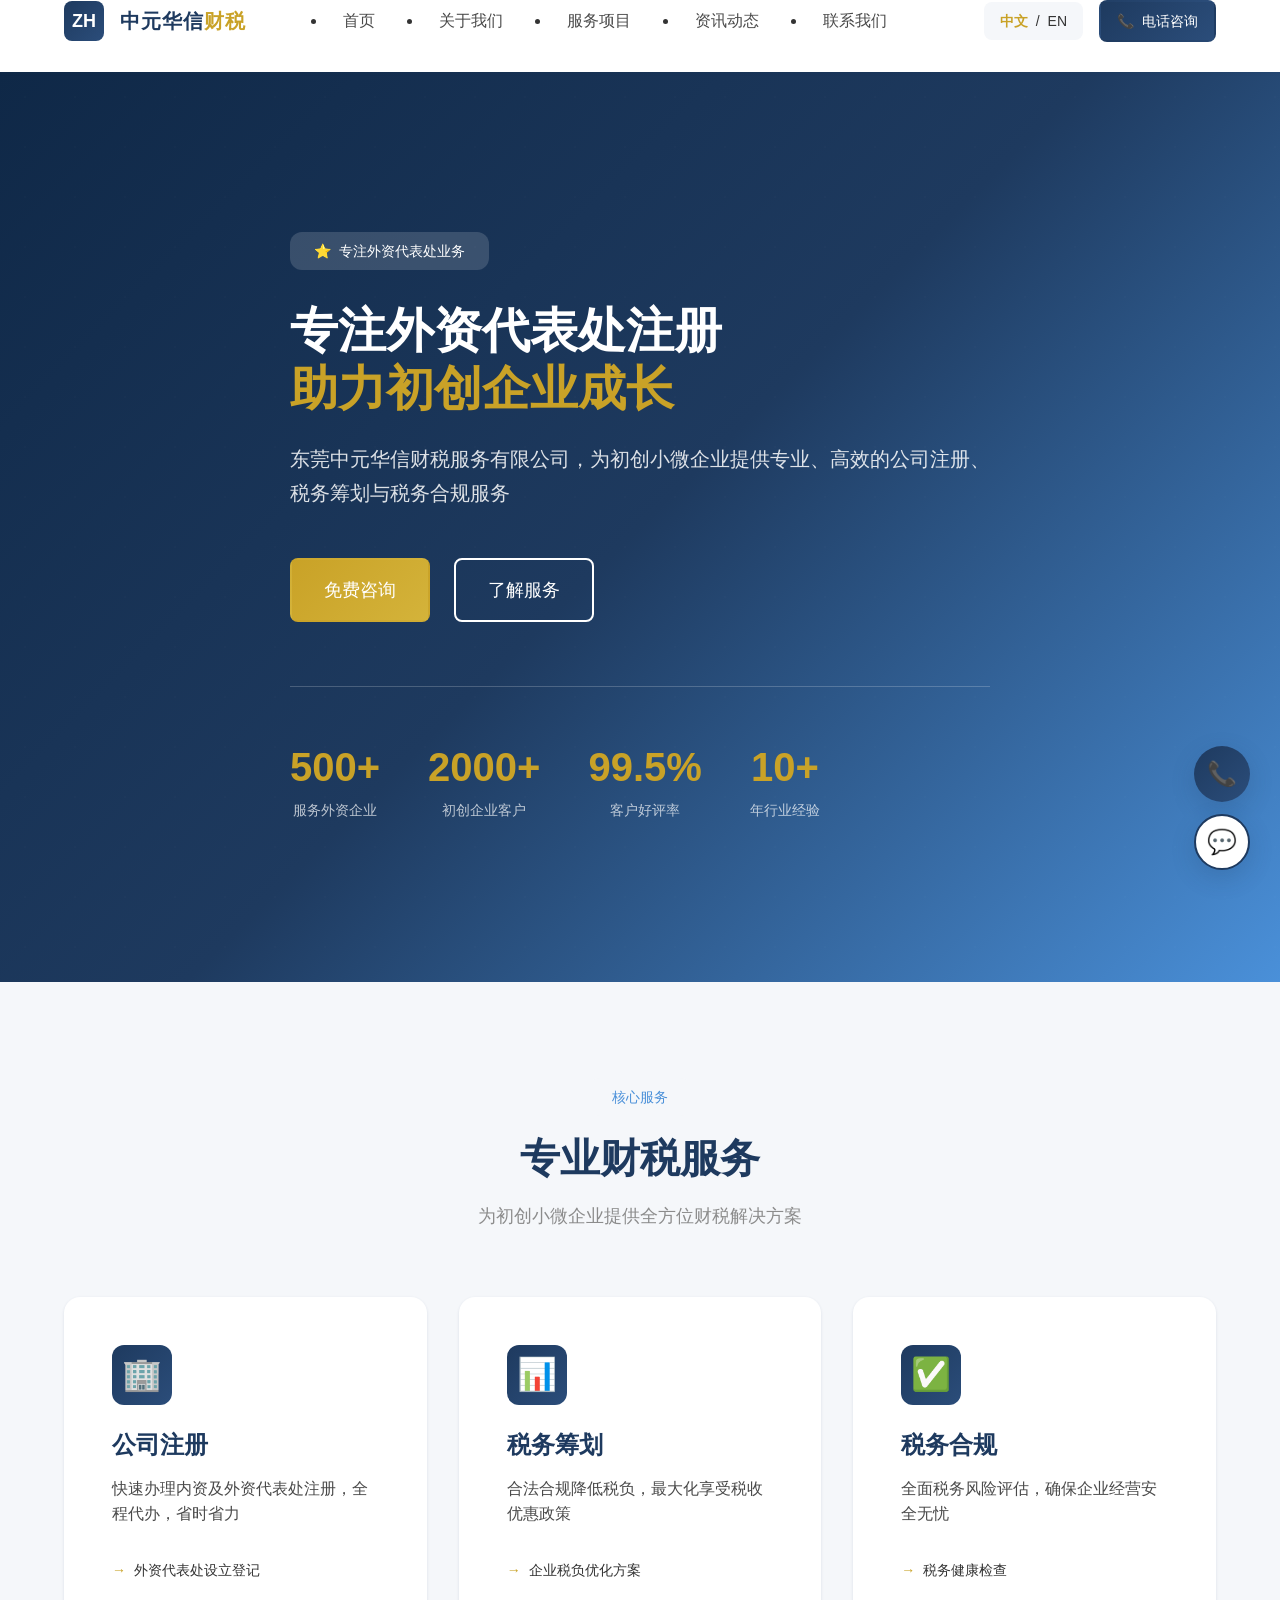
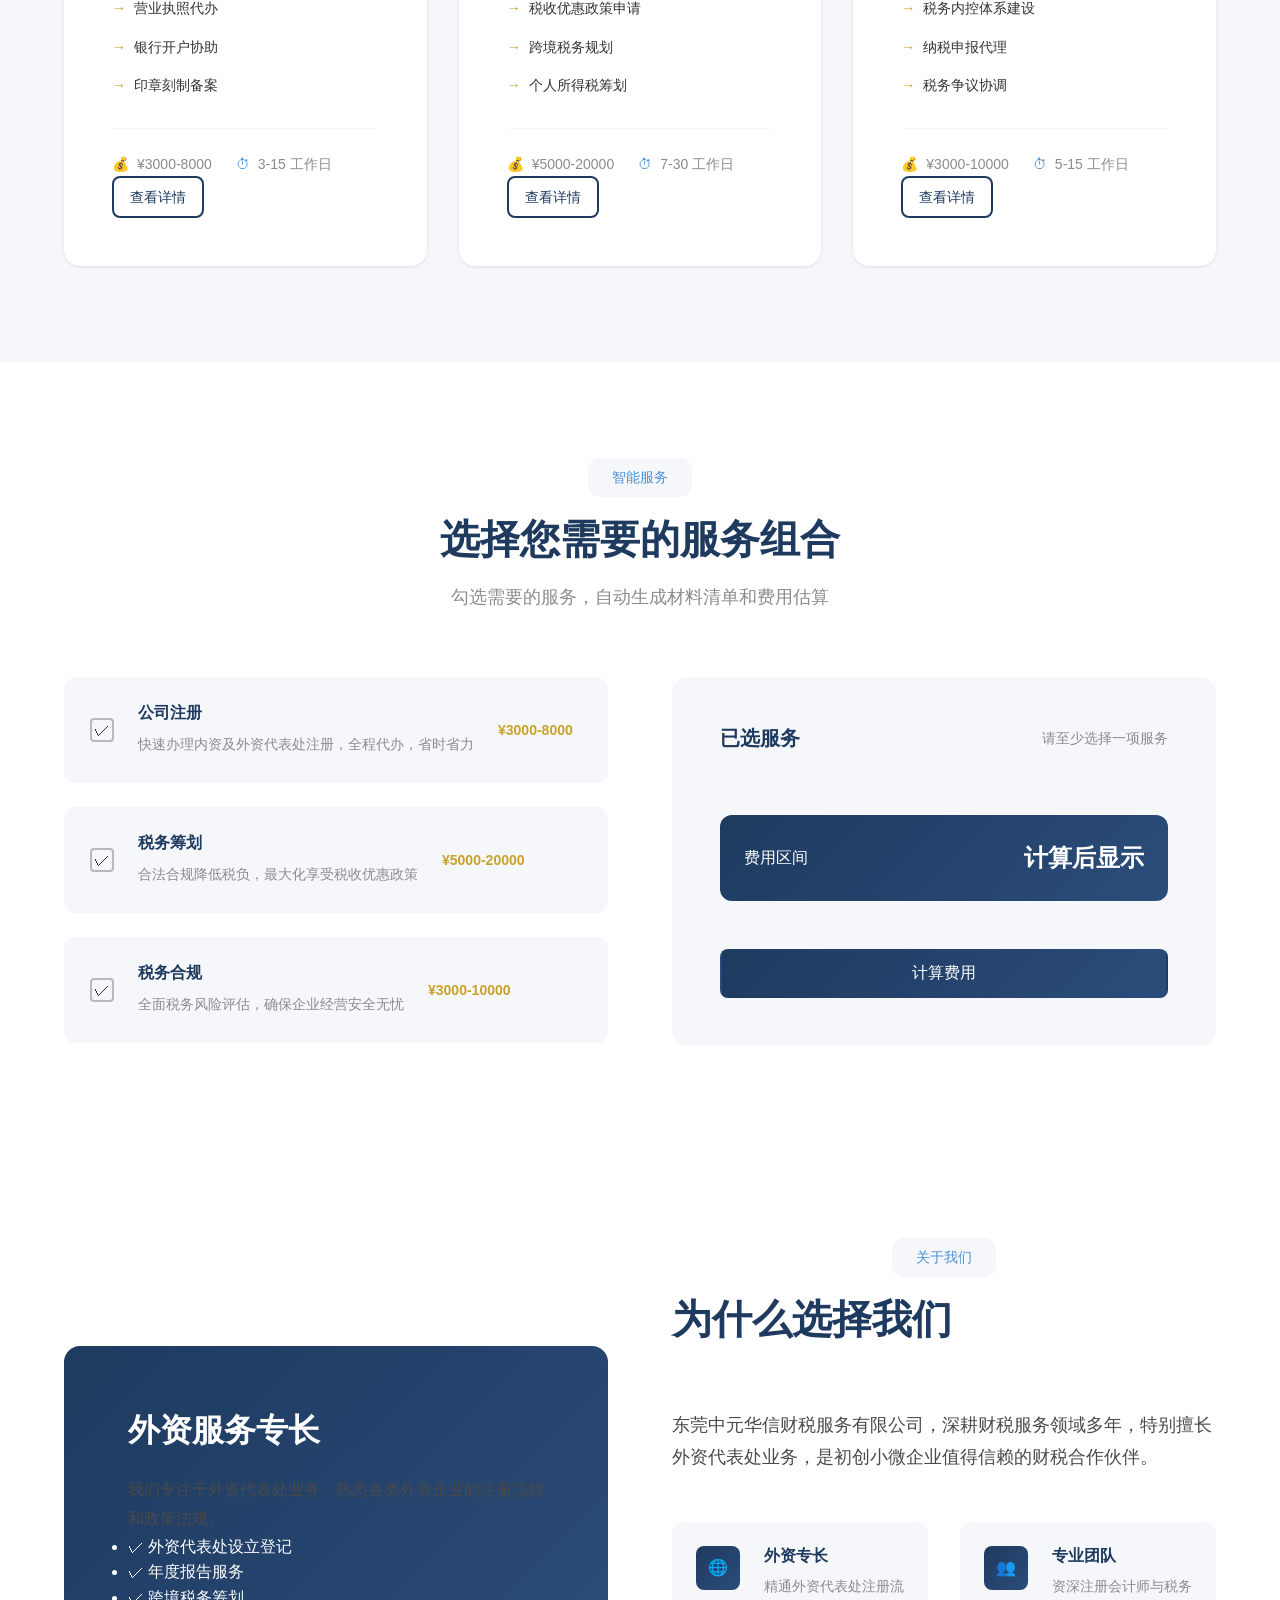
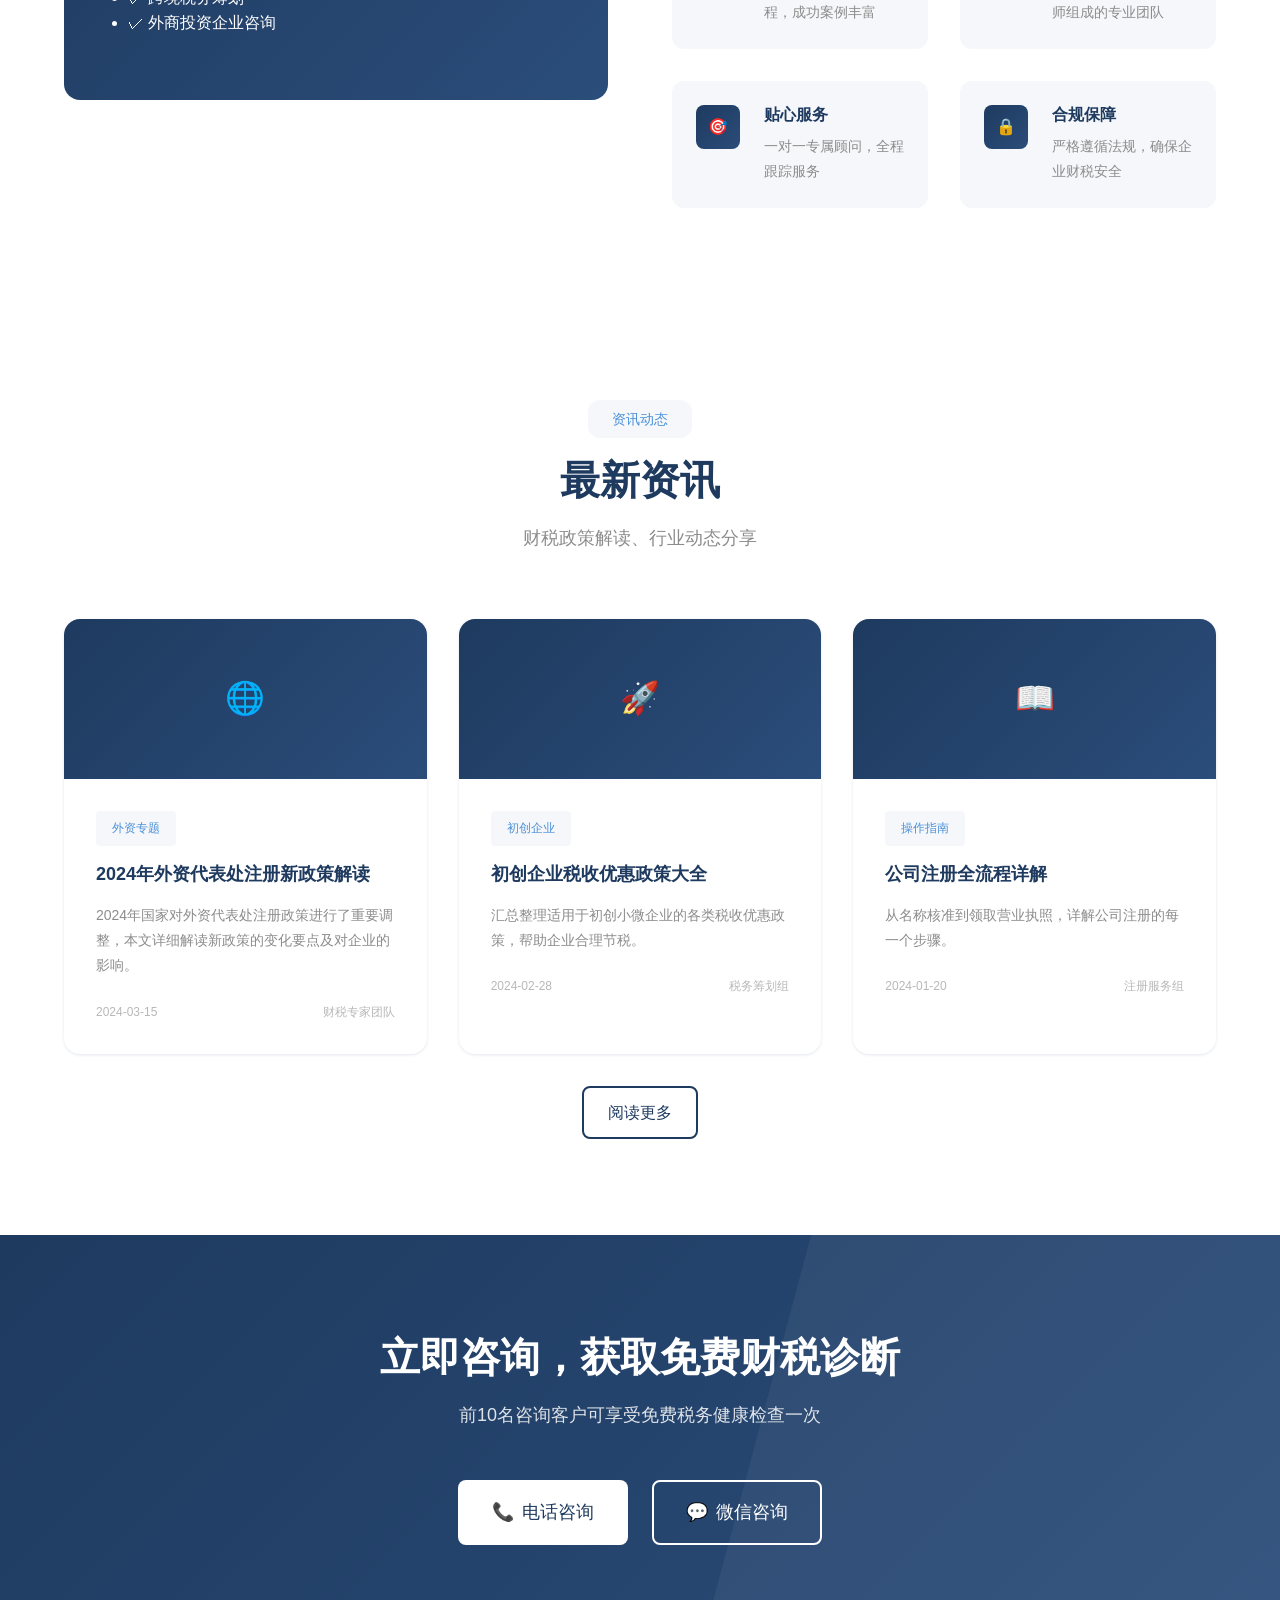
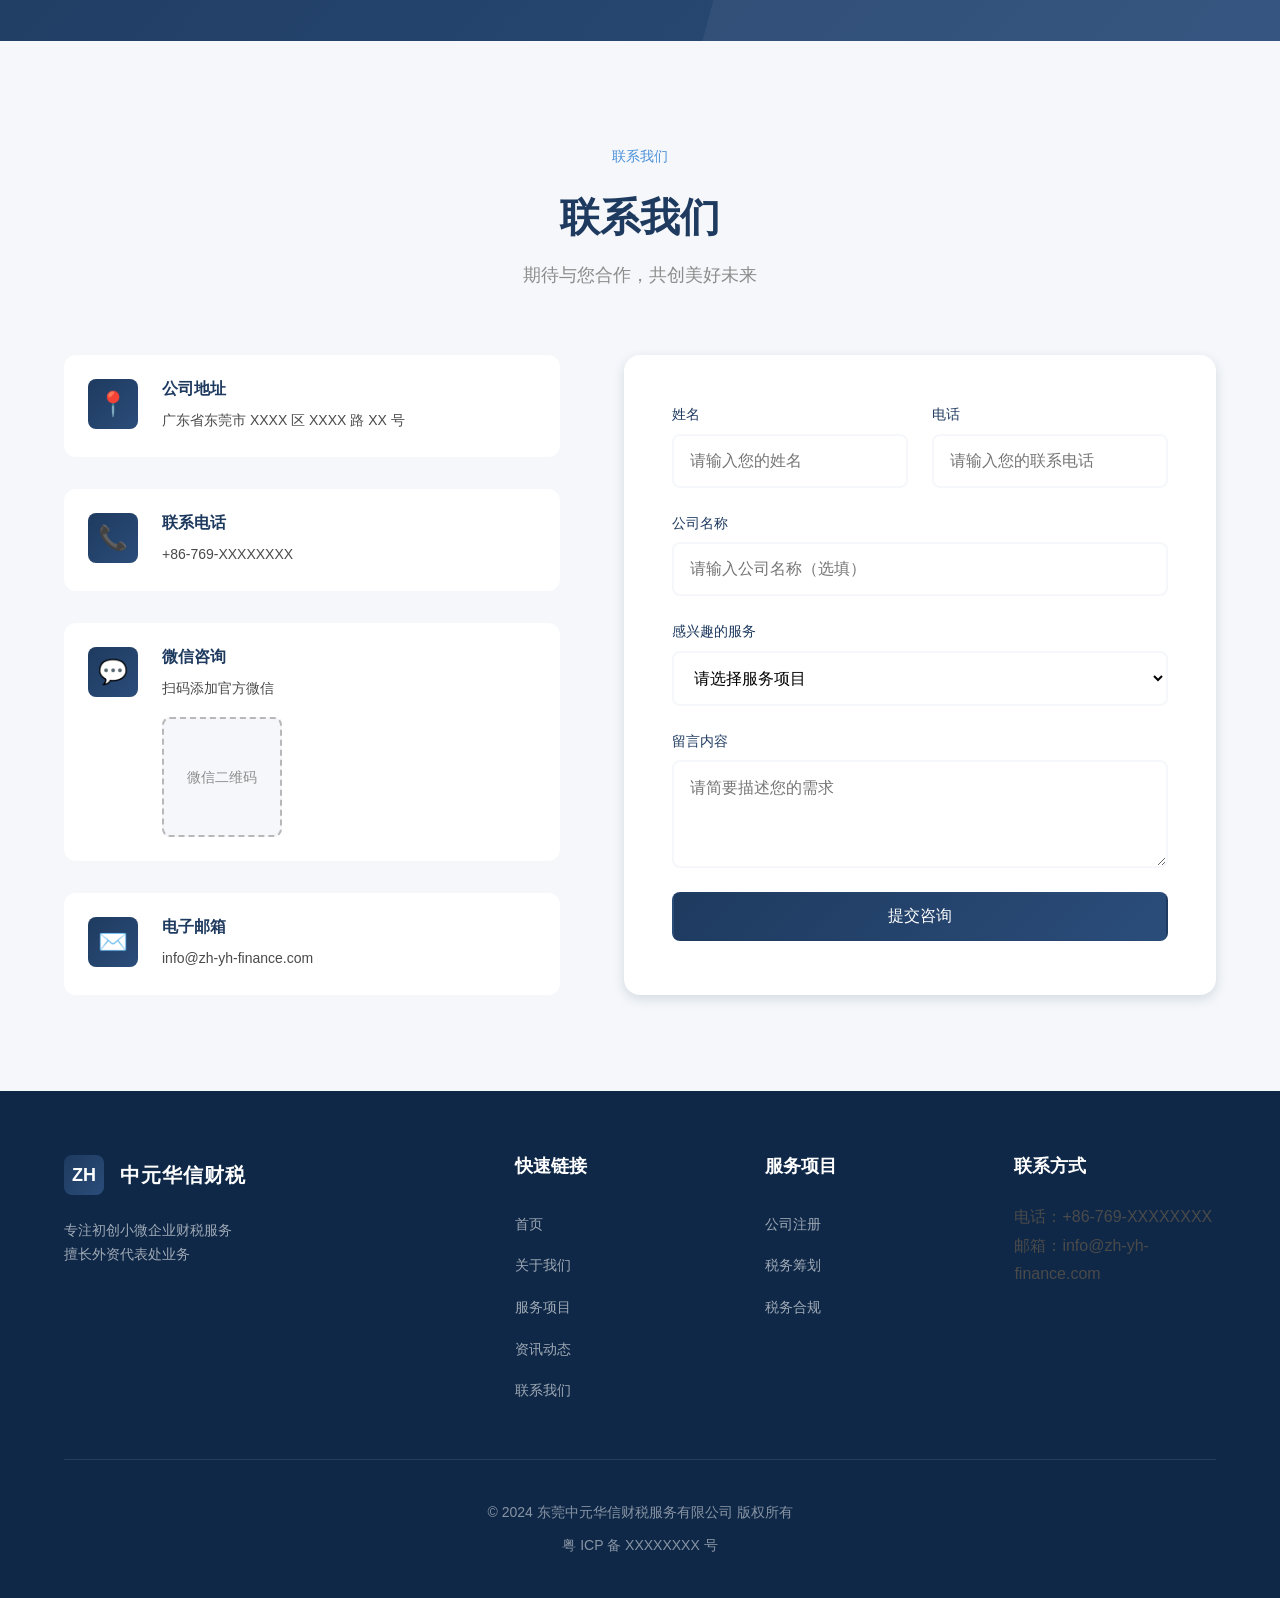
<file: index.html>
<!DOCTYPE html>
<html lang="zh-CN">
<head>
  <meta charset="UTF-8">
  <meta name="viewport" content="width=device-width, initial-scale=1.0">

  <!-- SEO Meta Tags -->
  <title>东莞中元华信财税服务 - 专注外资代表处注册与税务合规</title>
  <meta name="description" content="东莞中元华信财税服务有限公司，专注初创小微企业服务，擅长外资代表处注册、税务筹划与税务合规。专业团队为您提供一站式财税解决方案。">
  <meta name="keywords" content="东莞财税服务，外资代表处注册，税务筹划，税务合规，公司注册，东莞代理记账，初创企业财税">
  <meta name="author" content="东莞中元华信财税服务有限公司">
  <meta name="robots" content="index, follow">

  <!-- Open Graph -->
  <meta property="og:title" content="东莞中元华信财税服务 - 专注外资代表处注册与税务合规">
  <meta property="og:description" content="专业财税服务，擅长外资代表处业务，为初创企业提供注册、筹划、合规一站式解决方案。">
  <meta property="og:type" content="website">
  <meta property="og:locale" content="zh_CN">

  <!-- Canonical URL -->
  <link rel="canonical" href="https://www.zh-yh-finance.com/">

  <!-- Favicon -->
  <link rel="icon" type="image/x-icon" href="/images/favicon.ico">

  <!-- Stylesheet -->
  <link rel="stylesheet" href="/css/style.css">

  <!-- Schema.org Structured Data -->
  <script type="application/ld+json">
  {
    "@context": "https://schema.org",
    "@type": "LocalBusiness",
    "name": "东莞中元华信财税服务有限公司",
    "description": "专注初创小微企业财税服务，擅长外资代表处注册、税务筹划与税务合规",
    "address": {
      "@type": "PostalAddress",
      "addressLocality": "东莞",
      "addressCountry": "CN"
    },
    "telephone": "+86-769-XXXXXXXX",
    "openingHours": "Mo-Fr 09:00-18:00",
    "priceRange": "¥¥"
  }
  </script>
</head>
<body>
  <!-- Header Navigation -->
  <header class="header">
    <div class="container">
      <nav class="navbar">
        <div class="logo">
          <div class="logo-icon">ZH</div>
          <div class="logo-text">中元华信<span>财税</span></div>
        </div>
        <ul class="nav-menu">
          <li><a href="#home">首页</a></li>
          <li><a href="#about">关于我们</a></li>
          <li><a href="#services">服务项目</a></li>
          <li><a href="/blog.html">资讯动态</a></li>
          <li><a href="#contact">联系我们</a></li>
        </ul>
        <div class="nav-actions">
          <div class="language-switch">
            <span class="lang-option active" data-lang="zh">中文</span>
            <span>/</span>
            <span class="lang-option" data-lang="en">EN</span>
          </div>
          <a href="tel:+86769XXXXXXXX" class="btn btn-primary btn-sm">
            <span>📞</span>
            <span data-i18n="labels.phoneConsult">电话咨询</span>
          </a>
        </div>
        <button class="mobile-menu-btn" aria-label="菜单">
          <span></span>
          <span></span>
          <span></span>
        </button>
      </nav>
    </div>
  </header>

  <!-- Hero Section -->
  <section id="home" class="hero">
    <div class="container">
      <div class="hero-content">
        <div class="hero-badge">
          <span class="hero-badge-icon">⭐</span>
          <span>专注外资代表处业务</span>
        </div>
        <h1 class="hero-title">
          专注外资代表处注册<br>
          <span class="highlight">助力初创企业成长</span>
        </h1>
        <p class="hero-subtitle">
          东莞中元华信财税服务有限公司，为初创小微企业提供专业、高效的公司注册、税务筹划与税务合规服务
        </p>
        <div class="hero-buttons">
          <a href="#contact" class="btn btn-accent btn-lg" data-i18n="labels.freeConsult">免费咨询</a>
          <a href="#services" class="btn btn-outline-white btn-lg" data-i18n="labels.learnMore">了解服务</a>
        </div>
        <div class="hero-stats">
          <div class="stat-item">
            <div class="stat-value">500+</div>
            <div class="stat-label">服务外资企业</div>
          </div>
          <div class="stat-item">
            <div class="stat-value">2000+</div>
            <div class="stat-label">初创企业客户</div>
          </div>
          <div class="stat-item">
            <div class="stat-value">99.5%</div>
            <div class="stat-label">客户好评率</div>
          </div>
          <div class="stat-item">
            <div class="stat-value">10+</div>
            <div class="stat-label">年行业经验</div>
          </div>
        </div>
      </div>
    </div>
  </section>

  <!-- Services Section -->
  <section id="services" class="services">
    <div class="container">
      <div class="section-header">
        <span class="section-badge">核心服务</span>
        <h2 class="section-title">专业财税服务</h2>
        <p class="section-subtitle">为初创小微企业提供全方位财税解决方案</p>
      </div>
      <div class="services-grid">
        <div class="service-card">
          <div class="service-icon">🏢</div>
          <h3>公司注册</h3>
          <p class="summary">快速办理内资及外资代表处注册，全程代办，省时省力</p>
          <ul class="service-list">
            <li>→ 外资代表处设立登记</li>
            <li>→ 营业执照代办</li>
            <li>→ 银行开户协助</li>
            <li>→ 印章刻制备案</li>
          </ul>
          <div class="service-meta">
            <div class="service-meta-item"><span class="icon">💰</span><span>¥3000-8000</span></div>
            <div class="service-meta-item"><span class="icon">⏱</span><span>3-15 工作日</span></div>
          </div>
          <a href="/service-company-registration.html" class="btn btn-secondary btn-sm">查看详情</a>
        </div>
        <div class="service-card">
          <div class="service-icon">📊</div>
          <h3>税务筹划</h3>
          <p class="summary">合法合规降低税负，最大化享受税收优惠政策</p>
          <ul class="service-list">
            <li>→ 企业税负优化方案</li>
            <li>→ 税收优惠政策申请</li>
            <li>→ 跨境税务规划</li>
            <li>→ 个人所得税筹划</li>
          </ul>
          <div class="service-meta">
            <div class="service-meta-item"><span class="icon">💰</span><span>¥5000-20000</span></div>
            <div class="service-meta-item"><span class="icon">⏱</span><span>7-30 工作日</span></div>
          </div>
          <a href="/service-tax-planning.html" class="btn btn-secondary btn-sm">查看详情</a>
        </div>
        <div class="service-card">
          <div class="service-icon">✅</div>
          <h3>税务合规</h3>
          <p class="summary">全面税务风险评估，确保企业经营安全无忧</p>
          <ul class="service-list">
            <li>→ 税务健康检查</li>
            <li>→ 税务内控体系建设</li>
            <li>→ 纳税申报代理</li>
            <li>→ 税务争议协调</li>
          </ul>
          <div class="service-meta">
            <div class="service-meta-item"><span class="icon">💰</span><span>¥3000-10000</span></div>
            <div class="service-meta-item"><span class="icon">⏱</span><span>5-15 工作日</span></div>
          </div>
          <a href="/service-tax-compliance.html" class="btn btn-secondary btn-sm">查看详情</a>
        </div>
      </div>
    </div>
  </section>

  <!-- Service Selector Section -->
  <section id="selector" class="service-selector">
    <div class="container">
      <div class="section-header">
        <span class="section-badge">智能服务</span>
        <h2 class="section-title" data-i18n="labels.serviceSelector.title">选择您需要的服务组合</h2>
        <p class="section-subtitle" data-i18n="labels.serviceSelector.subtitle">勾选需要的服务，自动生成材料清单和费用估算</p>
      </div>
      <div class="selector-container">
        <div class="selector-options">
          <div class="selector-option" data-service-id="company-registration">
            <div class="selector-checkbox">✓</div>
            <div class="selector-info">
              <h4>公司注册</h4>
              <p>快速办理内资及外资代表处注册，全程代办</p>
            </div>
            <div class="selector-price">¥3000-8000</div>
          </div>
          <div class="selector-option" data-service-id="tax-planning">
            <div class="selector-checkbox">✓</div>
            <div class="selector-info">
              <h4>税务筹划</h4>
              <p>合法合规降低税负，最大化享受税收优惠</p>
            </div>
            <div class="selector-price">¥5000-20000</div>
          </div>
          <div class="selector-option" data-service-id="tax-compliance">
            <div class="selector-checkbox">✓</div>
            <div class="selector-info">
              <h4>税务合规</h4>
              <p>全面税务风险评估，确保企业经营安全</p>
            </div>
            <div class="selector-price">¥3000-10000</div>
          </div>
        </div>
        <div class="selector-result">
          <div class="result-header">
            <h3 class="result-title" data-i18n="labels.serviceSelector.selected">已选服务</h3>
            <span class="result-count" data-i18n="labels.serviceSelector.noneSelected">请至少选择一项服务</span>
          </div>
          <div class="result-summary">
            <!-- Dynamic rendered by JS -->
          </div>
          <div class="materials-list">
            <!-- Dynamic rendered by JS -->
          </div>
          <div class="result-total">
            <span data-i18n="labels.feeRange">费用区间</span>
            <span class="result-total-value">计算后显示</span>
          </div>
          <div class="process-flow">
            <!-- Dynamic rendered by JS -->
          </div>
          <button class="btn btn-primary btn-block calculate-btn" data-i18n="labels.serviceSelector.calculate">计算费用</button>
        </div>
      </div>
    </div>
  </section>

  <!-- About Section -->
  <section id="about" class="about">
    <div class="container">
      <div class="about-grid">
        <div class="about-image">
          <div class="about-image-box">
            <h3>外资服务专长</h3>
            <p>我们专注于外资代表处业务，熟悉各类外资企业的注册流程和政策法规。</p>
            <ul>
              <li>✓ 外资代表处设立登记</li>
              <li>✓ 年度报告服务</li>
              <li>✓ 跨境税务筹划</li>
              <li>✓ 外商投资企业咨询</li>
            </ul>
          </div>
        </div>
        <div class="about-text">
          <div class="section-header">
            <span class="section-badge">关于我们</span>
            <h2 class="section-title">为什么选择我们</h2>
          </div>
          <p class="about-intro">
            东莞中元华信财税服务有限公司，深耕财税服务领域多年，特别擅长外资代表处业务，是初创小微企业值得信赖的财税合作伙伴。
          </p>
          <div class="about-features">
            <div class="feature-item">
              <div class="feature-icon">🌐</div>
              <div class="feature-text">
                <h4>外资专长</h4>
                <p>精通外资代表处注册流程，成功案例丰富</p>
              </div>
            </div>
            <div class="feature-item">
              <div class="feature-icon">👥</div>
              <div class="feature-text">
                <h4>专业团队</h4>
                <p>资深注册会计师与税务师组成的专业团队</p>
              </div>
            </div>
            <div class="feature-item">
              <div class="feature-icon">🎯</div>
              <div class="feature-text">
                <h4>贴心服务</h4>
                <p>一对一专属顾问，全程跟踪服务</p>
              </div>
            </div>
            <div class="feature-item">
              <div class="feature-icon">🔒</div>
              <div class="feature-text">
                <h4>合规保障</h4>
                <p>严格遵循法规，确保企业财税安全</p>
              </div>
            </div>
          </div>
        </div>
      </div>
    </div>
  </section>

  <!-- Blog Preview Section -->
  <section id="blog-preview" class="blog-section">
    <div class="container">
      <div class="section-header">
        <span class="section-badge">资讯动态</span>
        <h2 class="section-title" data-i18n="labels.recentNews">最新资讯</h2>
        <p class="section-subtitle">财税政策解读、行业动态分享</p>
      </div>
      <div class="blog-grid">
        <div class="blog-card" onclick="window.location.href='/blog-detail.html?id=1'">
          <div class="blog-card-image">🌐</div>
          <div class="blog-card-content">
            <span class="blog-card-category">外资专题</span>
            <h4>2024年外资代表处注册新政策解读</h4>
            <p>2024年国家对外资代表处注册政策进行了重要调整，本文详细解读新政策的变化要点及对企业的影响。</p>
            <div class="blog-card-meta"><span>2024-03-15</span><span>财税专家团队</span></div>
          </div>
        </div>
        <div class="blog-card" onclick="window.location.href='/blog-detail.html?id=2'">
          <div class="blog-card-image">🚀</div>
          <div class="blog-card-content">
            <span class="blog-card-category">初创企业</span>
            <h4>初创企业税收优惠政策大全</h4>
            <p>汇总整理适用于初创小微企业的各类税收优惠政策，帮助企业合理节税。</p>
            <div class="blog-card-meta"><span>2024-02-28</span><span>税务筹划组</span></div>
          </div>
        </div>
        <div class="blog-card" onclick="window.location.href='/blog-detail.html?id=3'">
          <div class="blog-card-image">📖</div>
          <div class="blog-card-content">
            <span class="blog-card-category">操作指南</span>
            <h4>公司注册全流程详解</h4>
            <p>从名称核准到领取营业执照，详解公司注册的每一个步骤。</p>
            <div class="blog-card-meta"><span>2024-01-20</span><span>注册服务组</span></div>
          </div>
        </div>
      </div>
      <div style="text-align: center; margin-top: 2rem;">
        <a href="/blog.html" class="btn btn-secondary" data-i18n="labels.readMore">查看更多</a>
      </div>
    </div>
  </section>

  <!-- CTA Section -->
  <section class="cta">
    <div class="container">
      <div class="cta-content">
        <h2>立即咨询，获取免费财税诊断</h2>
        <p>前10名咨询客户可享受免费税务健康检查一次</p>
        <div class="cta-buttons">
          <a href="tel:+86769XXXXXXXX" class="btn btn-white btn-lg">
            <span>📞</span>
            <span data-i18n="labels.phoneConsult">拨打电话</span>
          </a>
          <a href="#contact" class="btn btn-outline-white btn-lg">
            <span>💬</span>
            <span data-i18n="labels.wechatConsult">微信咨询</span>
          </a>
        </div>
      </div>
    </div>
  </section>

  <!-- Contact Section -->
  <section id="contact" class="contact">
    <div class="container">
      <div class="section-header">
        <span class="section-badge">联系我们</span>
        <h2 class="section-title">联系我们</h2>
        <p class="section-subtitle">期待与您合作，共创美好未来</p>
      </div>
      <div class="contact-wrapper">
        <div class="contact-info">
          <div class="contact-item">
            <div class="contact-icon">📍</div>
            <div class="contact-detail">
              <h4>公司地址</h4>
              <p>广东省东莞市 XXXX 区 XXXX 路 XX 号</p>
            </div>
          </div>
          <div class="contact-item">
            <div class="contact-icon">📞</div>
            <div class="contact-detail">
              <h4>联系电话</h4>
              <p><a href="tel:+86769XXXXXXXX">+86-769-XXXXXXXX</a></p>
            </div>
          </div>
          <div class="contact-item">
            <div class="contact-icon">💬</div>
            <div class="contact-detail">
              <h4>微信咨询</h4>
              <p>扫码添加官方微信</p>
              <div class="wechat-qr">
                <div class="qr-placeholder">
                  <span>微信二维码</span>
                </div>
              </div>
            </div>
          </div>
          <div class="contact-item">
            <div class="contact-icon">✉️</div>
            <div class="contact-detail">
              <h4>电子邮箱</h4>
              <p><a href="mailto:info@zh-yh-finance.com">info@zh-yh-finance.com</a></p>
            </div>
          </div>
        </div>
        <div class="contact-form-wrapper">
          <form class="contact-form" id="contactForm">
            <div class="form-row">
              <div class="form-group">
                <label for="name" data-i18n="labels.form.name">姓名</label>
                <input type="text" id="name" name="name" required data-i18n-placeholder="labels.form.placeholder.name">
              </div>
              <div class="form-group">
                <label for="phone" data-i18n="labels.form.phone">电话</label>
                <input type="tel" id="phone" name="phone" required data-i18n-placeholder="labels.form.placeholder.phone">
              </div>
            </div>
            <div class="form-group">
              <label for="company" data-i18n="labels.form.company">公司名称</label>
              <input type="text" id="company" name="company" data-i18n-placeholder="labels.form.placeholder.company">
            </div>
            <div class="form-group">
              <label for="service" data-i18n="labels.form.service">感兴趣的服务</label>
              <select id="service" name="service">
                <option value="" data-i18n="labels.form.placeholder.service">请选择服务项目</option>
                <option value="公司注册">公司注册</option>
                <option value="税务筹划">税务筹划</option>
                <option value="税务合规">税务合规</option>
                <option value="其他" data-i18n="labels.form.other">其他咨询</option>
              </select>
            </div>
            <div class="form-group">
              <label for="message" data-i18n="labels.form.message">留言内容</label>
              <textarea id="message" name="message" rows="4" data-i18n-placeholder="labels.form.placeholder.message"></textarea>
            </div>
            <button type="submit" class="btn btn-primary btn-block" data-i18n="labels.submit">提交咨询</button>
          </form>
        </div>
      </div>
    </div>
  </section>

  <!-- Footer -->
  <footer class="footer">
    <div class="container">
      <div class="footer-content">
        <div class="footer-section footer-brand">
          <div class="logo">
            <div class="logo-icon">ZH</div>
            <div class="logo-text">中元华信<span>财税</span></div>
          </div>
          <p>专注初创小微企业财税服务<br>擅长外资代表处业务</p>
        </div>
        <div class="footer-section">
          <h4>快速链接</h4>
          <ul>
            <li><a href="#home">首页</a></li>
            <li><a href="#about">关于我们</a></li>
            <li><a href="#services">服务项目</a></li>
            <li><a href="/blog.html">资讯动态</a></li>
            <li><a href="#contact">联系我们</a></li>
          </ul>
        </div>
        <div class="footer-section">
          <h4>服务项目</h4>
          <ul>
            <li><a href="/service-company-registration.html">公司注册</a></li>
            <li><a href="/service-tax-planning.html">税务筹划</a></li>
            <li><a href="/service-tax-compliance.html">税务合规</a></li>
          </ul>
        </div>
        <div class="footer-section">
          <h4>联系方式</h4>
          <p>电话：+86-769-XXXXXXXX</p>
          <p>邮箱：info@zh-yh-finance.com</p>
        </div>
      </div>
      <div class="footer-bottom">
        <p>&copy; 2024 东莞中元华信财税服务有限公司 版权所有</p>
        <p><a href="#">粤 ICP 备 XXXXXXXX 号</a></p>
      </div>
    </div>
  </footer>

  <!-- Floating Contact Buttons -->
  <div class="floating-contact">
    <a href="tel:+86769XXXXXXXX" class="float-btn float-phone" aria-label="电话咨询">
      📞
    </a>
    <a href="#contact" class="float-btn float-wechat" aria-label="微信咨询">
      💬
    </a>
  </div>

  <!-- JavaScript Modules -->
  <script src="/js/i18n.js"></script>
  <script src="/js/renderer.js"></script>
  <script src="/js/blog.js"></script>
  <script src="/js/service-flow.js"></script>
  <script src="/js/main.js"></script>
</body>
</html>
</file>
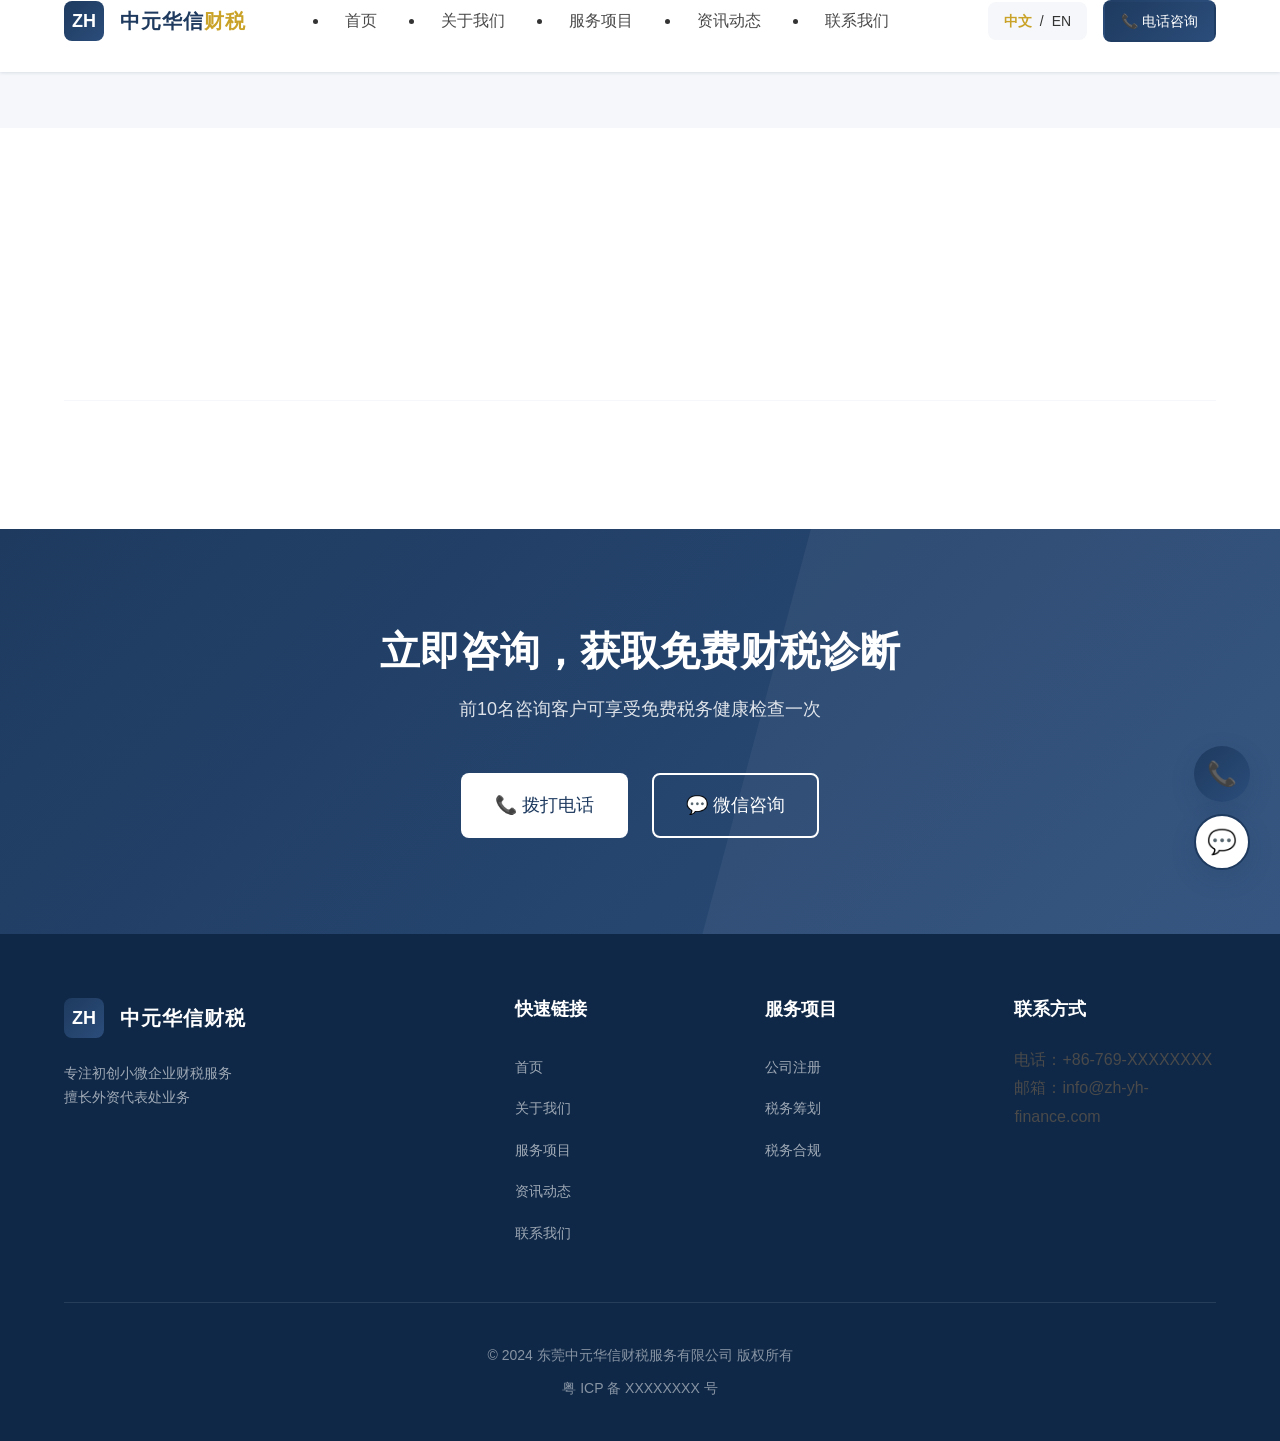
<file: blog-detail.html>
<!DOCTYPE html>
<html lang="zh-CN">
<head>
  <meta charset="UTF-8">
  <meta name="viewport" content="width=device-width, initial-scale=1.0">

  <!-- SEO Meta Tags - Dynamic -->
  <title>文章详情 - 东莞中元华信财税服务</title>
  <meta name="description" content="财税行业最新资讯、政策解读、专业知识分享。">
  <meta name="keywords" content="财税资讯，政策解读，税务知识">
  <meta name="author" content="东莞中元华信财税服务有限公司">
  <meta name="robots" content="index, follow">

  <!-- Favicon -->
  <link rel="icon" type="image/x-icon" href="/images/favicon.ico">

  <!-- Stylesheet -->
  <link rel="stylesheet" href="/css/style.css">

  <!-- Additional Blog Detail Styles -->
  <style>
    .related-articles {
      margin-top: 3rem;
      padding-top: 2rem;
      border-top: 1px solid var(--color-bg-light);
    }
    .related-articles h3 {
      margin-bottom: 1.5rem;
      color: var(--color-primary);
    }
  </style>
</head>
<body>
  <!-- Header Navigation -->
  <header class="header">
    <div class="container">
      <nav class="navbar">
        <div class="logo">
          <div class="logo-icon">ZH</div>
          <div class="logo-text">中元华信<span>财税</span></div>
        </div>
        <ul class="nav-menu">
          <li><a href="/index.html">首页</a></li>
          <li><a href="/index.html#about">关于我们</a></li>
          <li><a href="/index.html#services">服务项目</a></li>
          <li><a href="/blog.html">资讯动态</a></li>
          <li><a href="/index.html#contact">联系我们</a></li>
        </ul>
        <div class="nav-actions">
          <div class="language-switch">
            <span class="lang-option active" data-lang="zh">中文</span>
            <span>/</span>
            <span class="lang-option" data-lang="en">EN</span>
          </div>
          <a href="tel:+86769XXXXXXXX" class="btn btn-primary btn-sm">📞 电话咨询</a>
        </div>
        <button class="mobile-menu-btn" aria-label="菜单">
          <span></span>
          <span></span>
          <span></span>
        </button>
      </nav>
    </div>
  </header>

  <!-- Blog Detail Header -->
  <section class="blog-detail-header">
    <div class="container">
      <!-- Dynamic rendered by JS -->
    </div>
  </section>

  <!-- Blog Detail Content -->
  <section class="blog-detail">
    <div class="blog-detail-content">
      <!-- Dynamic rendered by JS -->
    </div>

    <!-- Related Articles -->
    <div class="container">
      <div class="related-articles">
        <!-- Dynamic rendered by JS -->
      </div>
    </div>
  </section>

  <!-- CTA Section -->
  <section class="cta">
    <div class="container">
      <div class="cta-content">
        <h2>需要专业财税咨询？</h2>
        <p>联系我们，获取免费财税诊断</p>
        <div class="cta-buttons">
          <a href="tel:+86769XXXXXXXX" class="btn btn-white btn-lg">📞 拨打电话</a>
          <a href="/index.html#contact" class="btn btn-outline-white btn-lg">💬 微信咨询</a>
        </div>
      </div>
    </div>
  </section>

  <!-- Footer -->
  <footer class="footer">
    <div class="container">
      <div class="footer-content">
        <div class="footer-section footer-brand">
          <div class="logo">
            <div class="logo-icon">ZH</div>
            <div class="logo-text">中元华信<span>财税</span></div>
          </div>
          <p>专注初创小微企业财税服务<br>擅长外资代表处业务</p>
        </div>
        <div class="footer-section">
          <h4>快速链接</h4>
          <ul>
            <li><a href="/index.html">首页</a></li>
            <li><a href="/index.html#about">关于我们</a></li>
            <li><a href="/index.html#services">服务项目</a></li>
            <li><a href="/blog.html">资讯动态</a></li>
            <li><a href="/index.html#contact">联系我们</a></li>
          </ul>
        </div>
        <div class="footer-section">
          <h4>服务项目</h4>
          <ul>
            <li><a href="/service-company-registration.html">公司注册</a></li>
            <li><a href="/service-tax-planning.html">税务筹划</a></li>
            <li><a href="/service-tax-compliance.html">税务合规</a></li>
          </ul>
        </div>
        <div class="footer-section">
          <h4>联系方式</h4>
          <p>电话：+86-769-XXXXXXXX</p>
          <p>邮箱：info@zh-yh-finance.com</p>
        </div>
      </div>
      <div class="footer-bottom">
        <p>&copy; 2024 东莞中元华信财税服务有限公司 版权所有</p>
        <p><a href="#">粤 ICP 备 XXXXXXXX 号</a></p>
      </div>
    </div>
  </footer>

  <!-- Floating Contact Buttons -->
  <div class="floating-contact">
    <a href="tel:+86769XXXXXXXX" class="float-btn float-phone" aria-label="电话咨询">📞</a>
    <a href="/index.html#contact" class="float-btn float-wechat" aria-label="微信咨询">💬</a>
  </div>

  <!-- JavaScript Modules -->
  <script src="/js/i18n.js"></script>
  <script src="/js/renderer.js"></script>
  <script src="/js/blog.js"></script>
  <script src="/js/service-flow.js"></script>
  <script src="/js/main.js"></script>
</body>
</html>
</file>
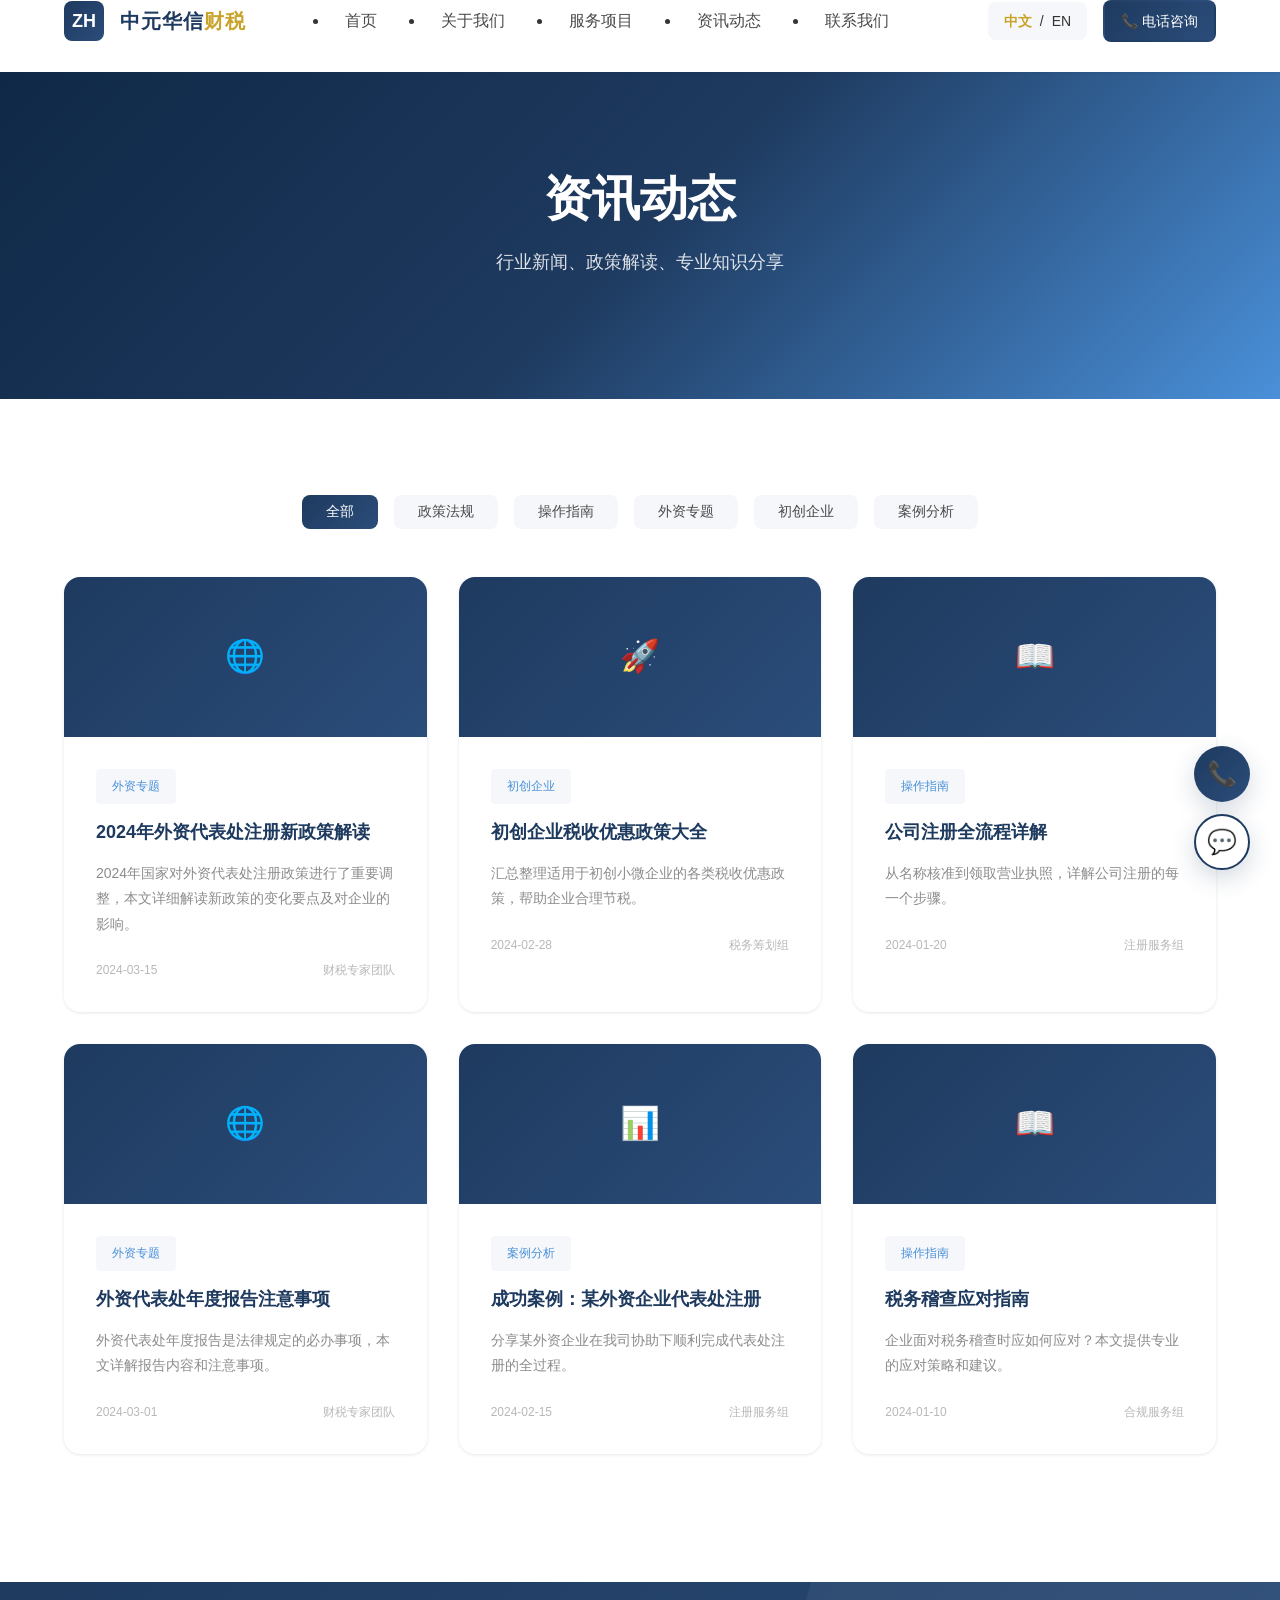
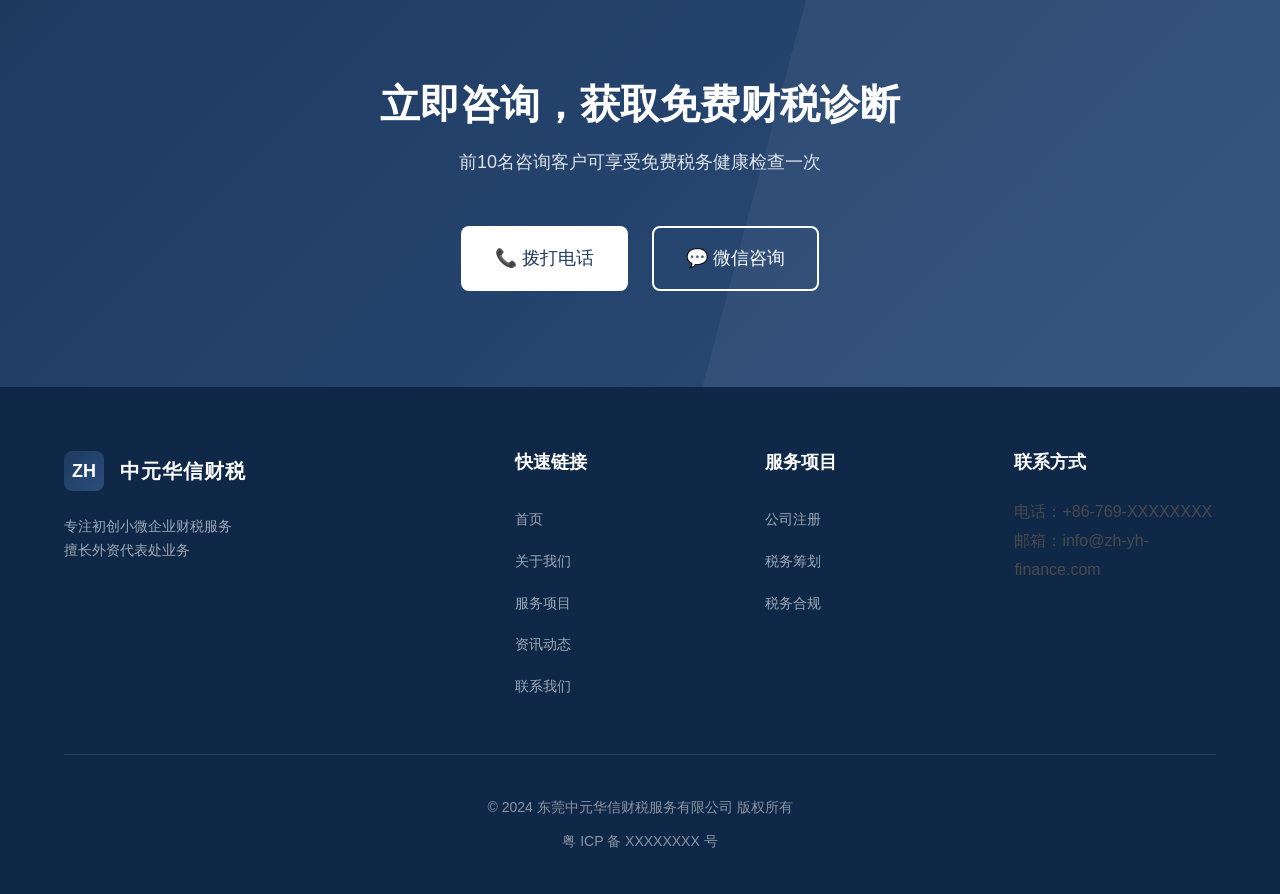
<file: blog.html>
<!DOCTYPE html>
<html lang="zh-CN">
<head>
  <meta charset="UTF-8">
  <meta name="viewport" content="width=device-width, initial-scale=1.0">

  <!-- SEO Meta Tags -->
  <title>资讯动态 - 东莞中元华信财税服务</title>
  <meta name="description" content="财税行业最新资讯、政策解读、专业知识分享，助您把握行业动态。">
  <meta name="keywords" content="财税资讯，政策解读，税务知识，行业动态">
  <meta name="author" content="东莞中元华信财税服务有限公司">
  <meta name="robots" content="index, follow">

  <!-- Open Graph -->
  <meta property="og:title" content="资讯动态 - 东莞中元华信财税服务">
  <meta property="og:description" content="财税行业最新资讯、政策解读、专业知识分享。">
  <meta property="og:type" content="website">
  <meta property="og:locale" content="zh_CN">

  <!-- Canonical URL -->
  <link rel="canonical" href="https://www.zh-yh-finance.com/blog.html">

  <!-- Favicon -->
  <link rel="icon" type="image/x-icon" href="/images/favicon.ico">

  <!-- Stylesheet -->
  <link rel="stylesheet" href="/css/style.css">

  <!-- Additional Blog Styles -->
  <style>
    .blog-pagination {
      display: flex;
      justify-content: center;
      align-items: center;
      gap: 1rem;
      margin-top: 2rem;
    }
    .page-btn {
      padding: 0.5rem 1rem;
      background-color: var(--color-bg-light);
      border-radius: var(--radius-md);
      border: none;
      cursor: pointer;
      transition: all var(--transition-fast);
    }
    .page-btn:hover:not(:disabled) {
      background: var(--gradient-primary);
      color: var(--color-bg-white);
    }
    .page-btn:disabled {
      opacity: 0.5;
      cursor: not-allowed;
    }
    .page-numbers {
      display: flex;
      gap: 0.5rem;
    }
    .page-num {
      width: 40px;
      height: 40px;
      border-radius: var(--radius-full);
      display: flex;
      align-items: center;
      justify-content: center;
      background-color: var(--color-bg-light);
      border: none;
      cursor: pointer;
      transition: all var(--transition-fast);
    }
    .page-num.active {
      background: var(--gradient-primary);
      color: var(--color-bg-white);
    }
    .page-num:hover:not(.active) {
      background-color: var(--color-secondary);
      color: var(--color-bg-white);
    }
    .blog-empty {
      text-align: center;
      padding: 3rem;
      color: var(--color-light);
    }
  </style>
</head>
<body>
  <!-- Header Navigation -->
  <header class="header">
    <div class="container">
      <nav class="navbar">
        <div class="logo">
          <div class="logo-icon">ZH</div>
          <div class="logo-text">中元华信<span>财税</span></div>
        </div>
        <ul class="nav-menu">
          <li><a href="/index.html">首页</a></li>
          <li><a href="/index.html#about">关于我们</a></li>
          <li><a href="/index.html#services">服务项目</a></li>
          <li><a href="/blog.html">资讯动态</a></li>
          <li><a href="/index.html#contact">联系我们</a></li>
        </ul>
        <div class="nav-actions">
          <div class="language-switch">
            <span class="lang-option active" data-lang="zh">中文</span>
            <span>/</span>
            <span class="lang-option" data-lang="en">EN</span>
          </div>
          <a href="tel:+86769XXXXXXXX" class="btn btn-primary btn-sm">📞 电话咨询</a>
        </div>
        <button class="mobile-menu-btn" aria-label="菜单">
          <span></span>
          <span></span>
          <span></span>
        </button>
      </nav>
    </div>
  </header>

  <!-- Blog Page Hero -->
  <section class="blog-page-hero">
    <div class="container">
      <h1 class="page-title">资讯动态</h1>
      <p class="page-subtitle">行业新闻、政策解读、专业知识分享</p>
    </div>
  </section>

  <!-- Blog Section -->
  <section class="blog-section">
    <div class="container">
      <!-- Filter Buttons -->
      <div class="blog-filter" data-i18n-title="labels.blog.filterBy">
        <!-- Dynamic rendered by JS -->
      </div>

      <!-- Blog Grid -->
      <div class="blog-grid">
        <!-- Dynamic rendered by JS -->
      </div>

      <!-- Pagination -->
      <div class="blog-pagination">
        <!-- Dynamic rendered by JS -->
      </div>
    </div>
  </section>

  <!-- CTA Section -->
  <section class="cta">
    <div class="container">
      <div class="cta-content">
        <h2>关注我们，获取最新财税资讯</h2>
        <p>扫码关注官方微信，第一时间获取政策解读</p>
        <div class="cta-buttons">
          <a href="tel:+86769XXXXXXXX" class="btn btn-white btn-lg">📞 拨打电话</a>
          <a href="/index.html#contact" class="btn btn-outline-white btn-lg">💬 微信咨询</a>
        </div>
      </div>
    </div>
  </section>

  <!-- Footer -->
  <footer class="footer">
    <div class="container">
      <div class="footer-content">
        <div class="footer-section footer-brand">
          <div class="logo">
            <div class="logo-icon">ZH</div>
            <div class="logo-text">中元华信<span>财税</span></div>
          </div>
          <p>专注初创小微企业财税服务<br>擅长外资代表处业务</p>
        </div>
        <div class="footer-section">
          <h4>快速链接</h4>
          <ul>
            <li><a href="/index.html">首页</a></li>
            <li><a href="/index.html#about">关于我们</a></li>
            <li><a href="/index.html#services">服务项目</a></li>
            <li><a href="/blog.html">资讯动态</a></li>
            <li><a href="/index.html#contact">联系我们</a></li>
          </ul>
        </div>
        <div class="footer-section">
          <h4>服务项目</h4>
          <ul>
            <li><a href="/service-company-registration.html">公司注册</a></li>
            <li><a href="/service-tax-planning.html">税务筹划</a></li>
            <li><a href="/service-tax-compliance.html">税务合规</a></li>
          </ul>
        </div>
        <div class="footer-section">
          <h4>联系方式</h4>
          <p>电话：+86-769-XXXXXXXX</p>
          <p>邮箱：info@zh-yh-finance.com</p>
        </div>
      </div>
      <div class="footer-bottom">
        <p>&copy; 2024 东莞中元华信财税服务有限公司 版权所有</p>
        <p><a href="#">粤 ICP 备 XXXXXXXX 号</a></p>
      </div>
    </div>
  </footer>

  <!-- Floating Contact Buttons -->
  <div class="floating-contact">
    <a href="tel:+86769XXXXXXXX" class="float-btn float-phone" aria-label="电话咨询">📞</a>
    <a href="/index.html#contact" class="float-btn float-wechat" aria-label="微信咨询">💬</a>
  </div>

  <!-- JavaScript Modules -->
  <script src="/js/i18n.js"></script>
  <script src="/js/renderer.js"></script>
  <script src="/js/blog.js"></script>
  <script src="/js/service-flow.js"></script>
  <script src="/js/main.js"></script>
</body>
</html>
</file>
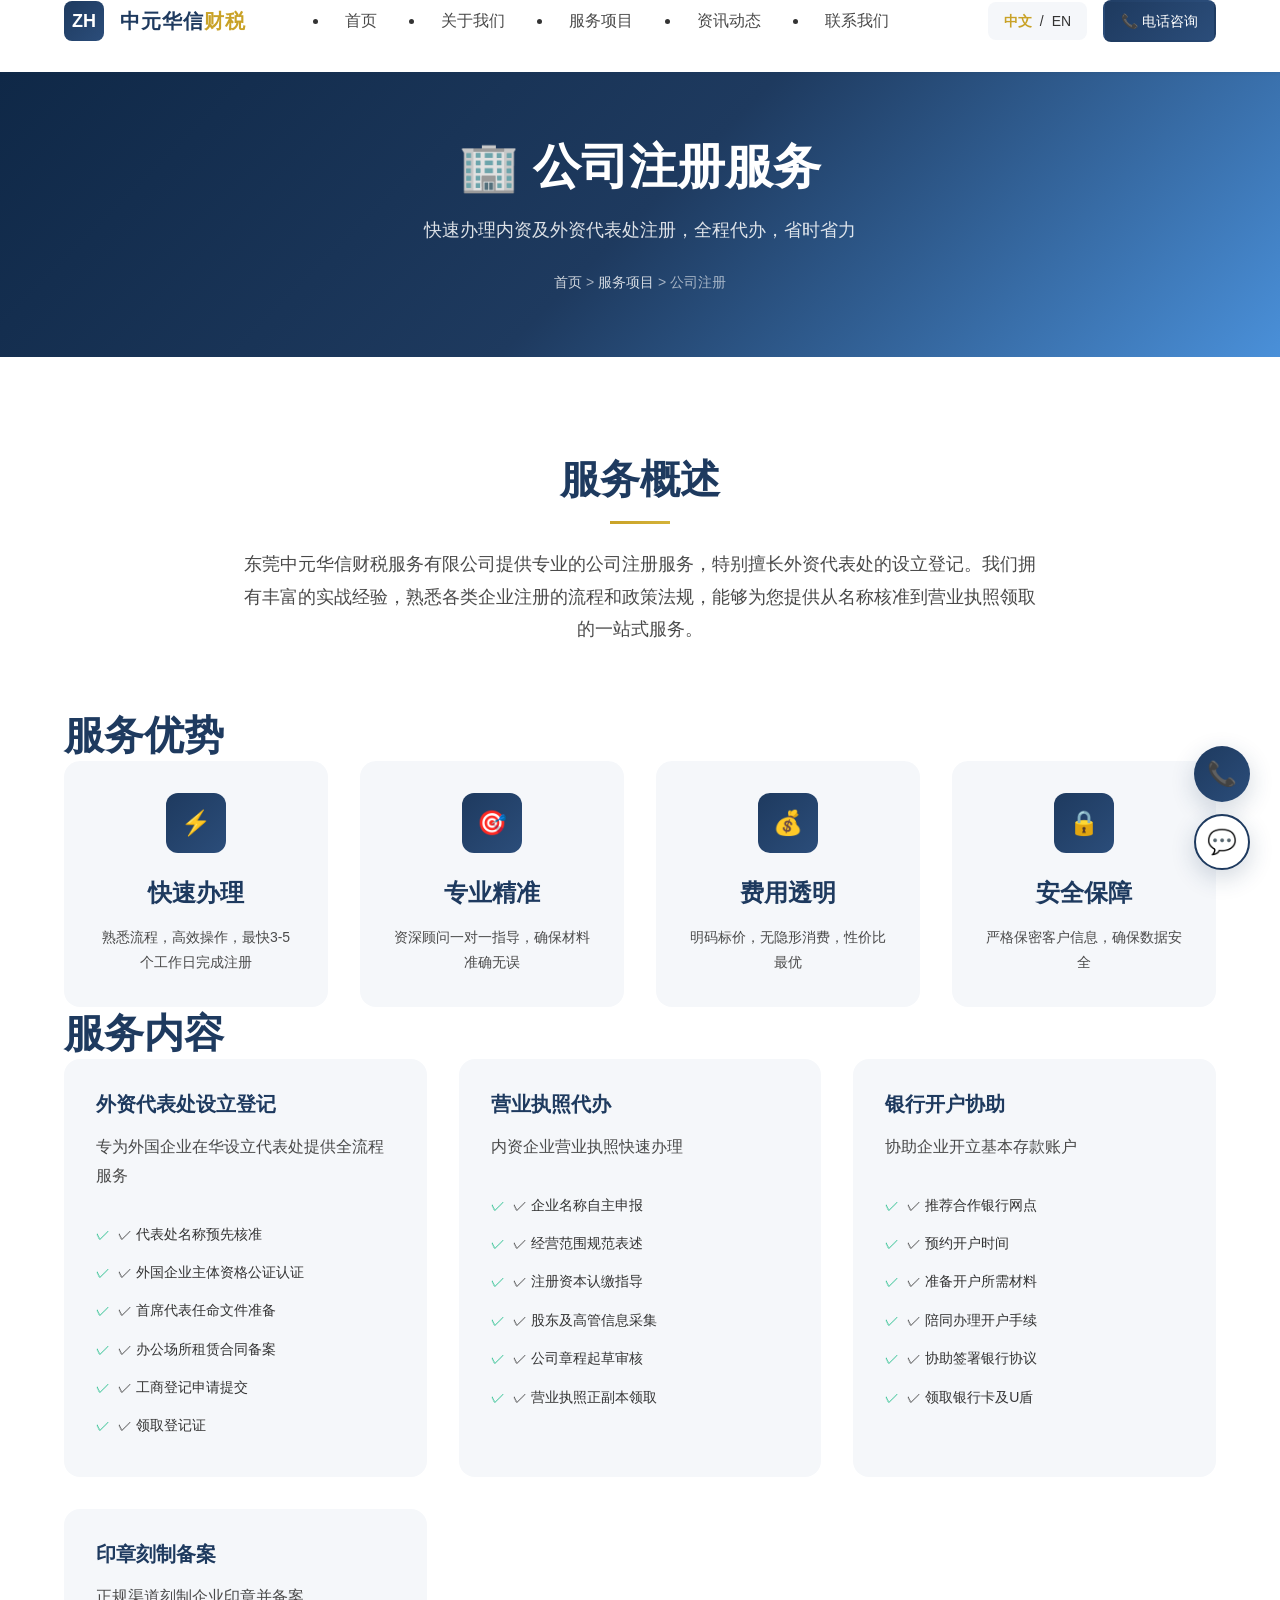
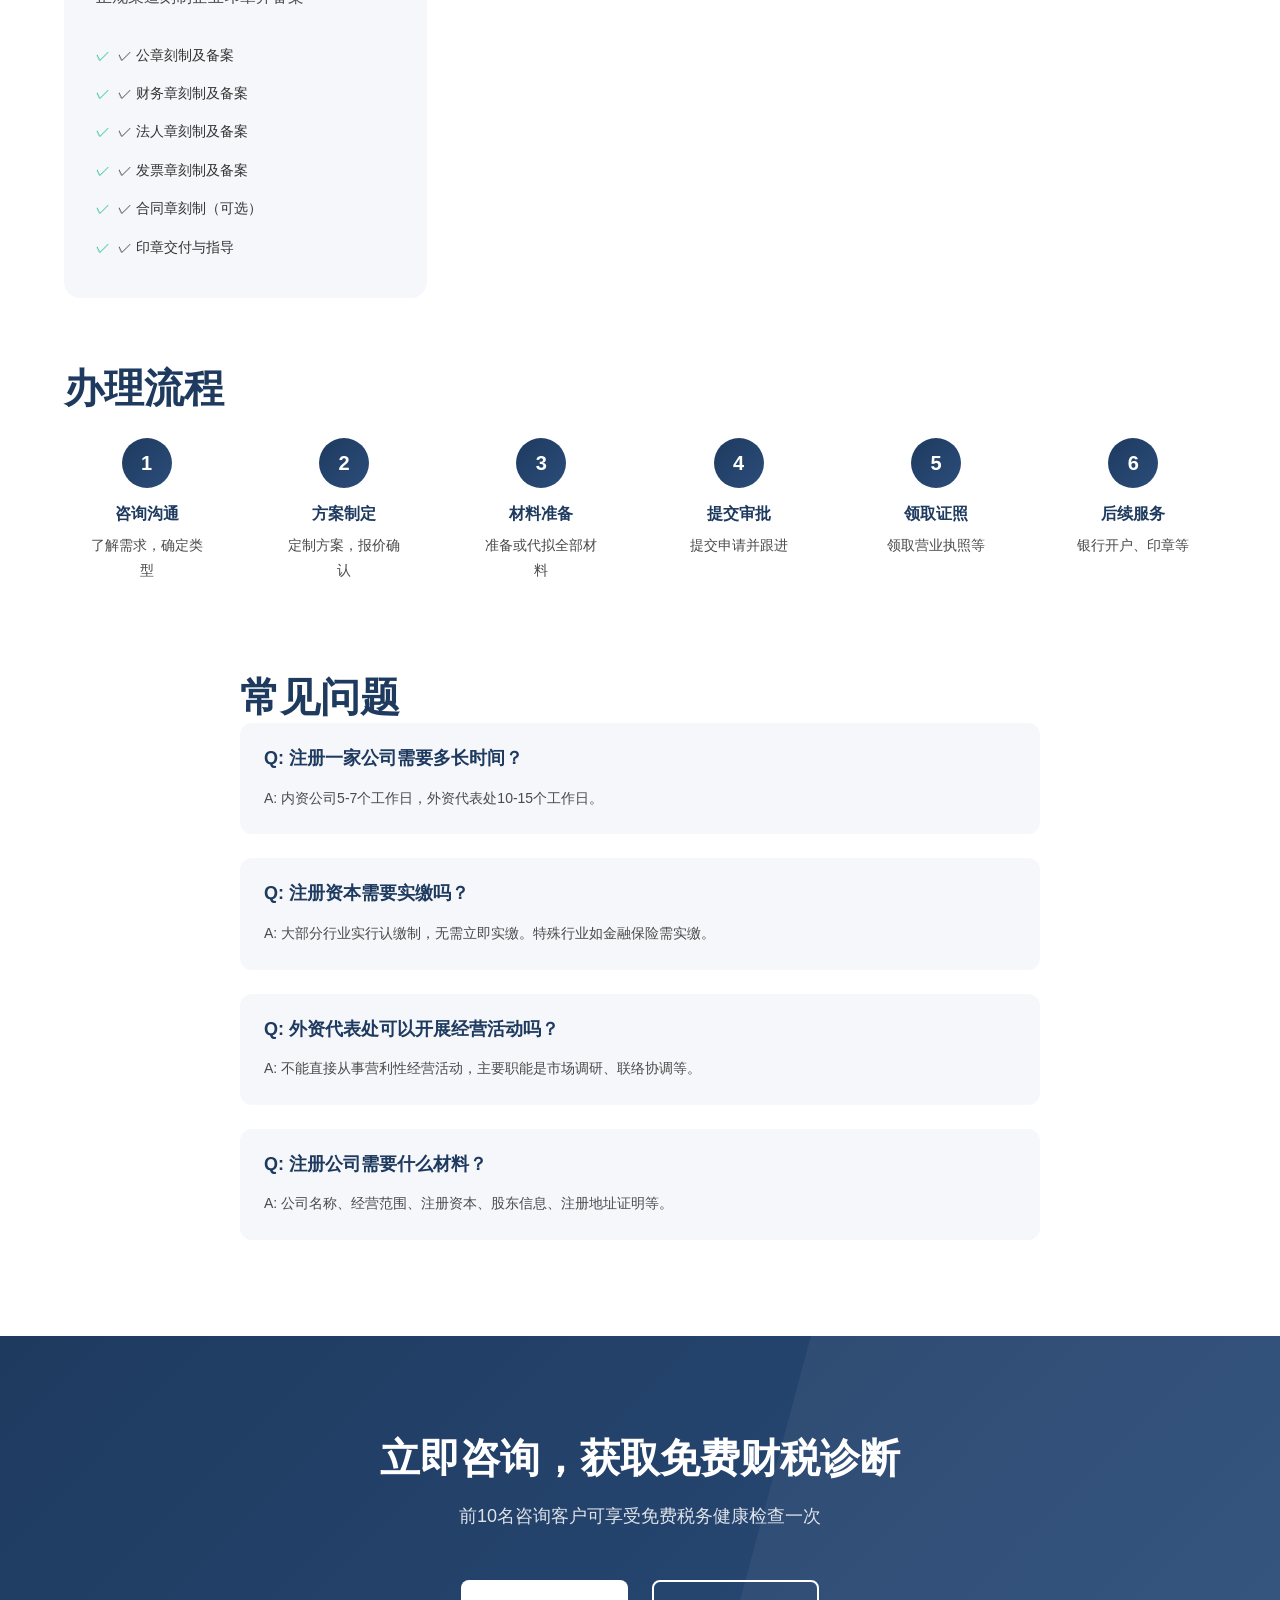
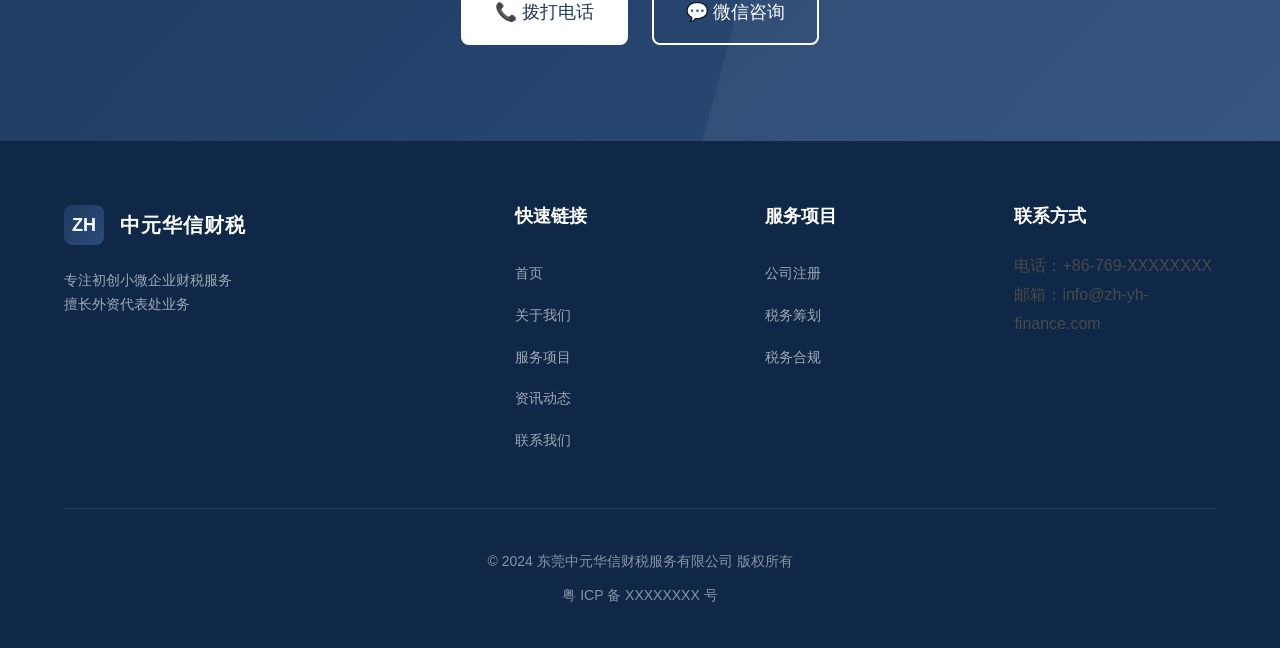
<file: service-company-registration.html>
<!DOCTYPE html>
<html lang="zh-CN">
<head>
  <meta charset="UTF-8">
  <meta name="viewport" content="width=device-width, initial-scale=1.0">
  <title>公司注册服务 - 东莞中元华信财税服务</title>
  <meta name="description" content="专业提供内资及外资代表处注册服务，全程代办营业执照、银行开户、印章刻制备案，快速高效，省时省力。">
  <link rel="icon" type="image/x-icon" href="/images/favicon.ico">
  <link rel="stylesheet" href="/css/style.css">
</head>
<body>
  <header class="header">
    <div class="container">
      <nav class="navbar">
        <div class="logo">
          <div class="logo-icon">ZH</div>
          <div class="logo-text">中元华信<span>财税</span></div>
        </div>
        <ul class="nav-menu">
          <li><a href="/index.html">首页</a></li>
          <li><a href="/index.html#about">关于我们</a></li>
          <li><a href="/index.html#services">服务项目</a></li>
          <li><a href="/blog.html">资讯动态</a></li>
          <li><a href="/index.html#contact">联系我们</a></li>
        </ul>
        <div class="nav-actions">
          <div class="language-switch">
            <span class="lang-option active" data-lang="zh">中文</span>
            <span>/</span>
            <span class="lang-option" data-lang="en">EN</span>
          </div>
          <a href="tel:+86769XXXXXXXX" class="btn btn-primary btn-sm">📞 电话咨询</a>
        </div>
        <button class="mobile-menu-btn" aria-label="菜单">
          <span></span><span></span><span></span>
        </button>
      </nav>
    </div>
  </header>

  <section class="page-hero">
    <div class="container">
      <div class="page-hero-content">
        <h1 class="page-title">🏢 公司注册服务</h1>
        <p class="page-subtitle">快速办理内资及外资代表处注册，全程代办，省时省力</p>
        <div class="breadcrumb">
          <a href="/index.html">首页</a> > <a href="/index.html#services">服务项目</a> > <span>公司注册</span>
        </div>
      </div>
    </div>
  </section>

  <section class="service-detail">
    <div class="container">
      <div class="service-intro">
        <h2>服务概述</h2>
        <p>东莞中元华信财税服务有限公司提供专业的公司注册服务，特别擅长外资代表处的设立登记。我们拥有丰富的实战经验，熟悉各类企业注册的流程和政策法规，能够为您提供从名称核准到营业执照领取的一站式服务。</p>
      </div>

      <div class="service-features">
        <h2>服务优势</h2>
        <div class="features-grid">
          <div class="feature-box"><div class="feature-box-icon">⚡</div><h4>快速办理</h4><p>熟悉流程，高效操作，最快3-5个工作日完成注册</p></div>
          <div class="feature-box"><div class="feature-box-icon">🎯</div><h4>专业精准</h4><p>资深顾问一对一指导，确保材料准确无误</p></div>
          <div class="feature-box"><div class="feature-box-icon">💰</div><h4>费用透明</h4><p>明码标价，无隐形消费，性价比最优</p></div>
          <div class="feature-box"><div class="feature-box-icon">🔒</div><h4>安全保障</h4><p>严格保密客户信息，确保数据安全</p></div>
        </div>
      </div>

      <div class="service-content-detail">
        <h2>服务内容</h2>
        <div class="content-blocks">
          <div class="content-block">
            <h3>外资代表处设立登记</h3>
            <p>专为外国企业在华设立代表处提供全流程服务</p>
            <ul><li>✓ 代表处名称预先核准</li><li>✓ 外国企业主体资格公证认证</li><li>✓ 首席代表任命文件准备</li><li>✓ 办公场所租赁合同备案</li><li>✓ 工商登记申请提交</li><li>✓ 领取登记证</li></ul>
          </div>
          <div class="content-block">
            <h3>营业执照代办</h3>
            <p>内资企业营业执照快速办理</p>
            <ul><li>✓ 企业名称自主申报</li><li>✓ 经营范围规范表述</li><li>✓ 注册资本认缴指导</li><li>✓ 股东及高管信息采集</li><li>✓ 公司章程起草审核</li><li>✓ 营业执照正副本领取</li></ul>
          </div>
          <div class="content-block">
            <h3>银行开户协助</h3>
            <p>协助企业开立基本存款账户</p>
            <ul><li>✓ 推荐合作银行网点</li><li>✓ 预约开户时间</li><li>✓ 准备开户所需材料</li><li>✓ 陪同办理开户手续</li><li>✓ 协助签署银行协议</li><li>✓ 领取银行卡及U盾</li></ul>
          </div>
          <div class="content-block">
            <h3>印章刻制备案</h3>
            <p>正规渠道刻制企业印章并备案</p>
            <ul><li>✓ 公章刻制及备案</li><li>✓ 财务章刻制及备案</li><li>✓ 法人章刻制及备案</li><li>✓ 发票章刻制及备案</li><li>✓ 合同章刻制（可选）</li><li>✓ 印章交付与指导</li></ul>
          </div>
        </div>
      </div>

      <div class="service-process">
        <h2>办理流程</h2>
        <div class="process-steps-grid">
          <div class="step-card"><div class="step-number">1</div><h4>咨询沟通</h4><p>了解需求，确定类型</p></div>
          <div class="step-card"><div class="step-number">2</div><h4>方案制定</h4><p>定制方案，报价确认</p></div>
          <div class="step-card"><div class="step-number">3</div><h4>材料准备</h4><p>准备或代拟全部材料</p></div>
          <div class="step-card"><div class="step-number">4</div><h4>提交审批</h4><p>提交申请并跟进</p></div>
          <div class="step-card"><div class="step-number">5</div><h4>领取证照</h4><p>领取营业执照等</p></div>
          <div class="step-card"><div class="step-number">6</div><h4>后续服务</h4><p>银行开户、印章等</p></div>
        </div>
      </div>

      <div class="service-faq">
        <h2>常见问题</h2>
        <div class="faq-list">
          <div class="faq-item"><h4>Q: 注册一家公司需要多长时间？</h4><p>A: 内资公司5-7个工作日，外资代表处10-15个工作日。</p></div>
          <div class="faq-item"><h4>Q: 注册资本需要实缴吗？</h4><p>A: 大部分行业实行认缴制，无需立即实缴。特殊行业如金融保险需实缴。</p></div>
          <div class="faq-item"><h4>Q: 外资代表处可以开展经营活动吗？</h4><p>A: 不能直接从事营利性经营活动，主要职能是市场调研、联络协调等。</p></div>
          <div class="faq-item"><h4>Q: 注册公司需要什么材料？</h4><p>A: 公司名称、经营范围、注册资本、股东信息、注册地址证明等。</p></div>
        </div>
      </div>
    </div>
  </section>

  <section class="cta">
    <div class="container">
      <div class="cta-content">
        <h2>立即咨询，开启创业之旅</h2>
        <p>前10名咨询客户可享受免费注册核名服务一次</p>
        <div class="cta-buttons">
          <a href="tel:+86769XXXXXXXX" class="btn btn-white btn-lg">📞 拨打电话</a>
          <a href="/index.html#contact" class="btn btn-outline-white btn-lg">💬 微信咨询</a>
        </div>
      </div>
    </div>
  </section>

  <footer class="footer">
    <div class="container">
      <div class="footer-content">
        <div class="footer-section footer-brand">
          <div class="logo"><div class="logo-icon">ZH</div><div class="logo-text">中元华信<span>财税</span></div></div>
          <p>专注初创小微企业财税服务<br>擅长外资代表处业务</p>
        </div>
        <div class="footer-section"><h4>快速链接</h4><ul><li><a href="/index.html">首页</a></li><li><a href="/index.html#about">关于我们</a></li><li><a href="/index.html#services">服务项目</a></li><li><a href="/blog.html">资讯动态</a></li></ul></div>
        <div class="footer-section"><h4>服务项目</h4><ul><li><a href="/service-company-registration.html">公司注册</a></li><li><a href="/service-tax-planning.html">税务筹划</a></li><li><a href="/service-tax-compliance.html">税务合规</a></li></ul></div>
        <div class="footer-section"><h4>联系方式</h4><p>电话：+86-769-XXXXXXXX</p><p>邮箱：info@zh-yh-finance.com</p></div>
      </div>
      <div class="footer-bottom"><p>&copy; 2024 东莞中元华信财税服务有限公司 版权所有</p><p><a href="#">粤 ICP 备 XXXXXXXX 号</a></p></div>
    </div>
  </footer>

  <div class="floating-contact">
    <a href="tel:+86769XXXXXXXX" class="float-btn float-phone" aria-label="电话咨询">📞</a>
    <a href="/index.html#contact" class="float-btn float-wechat" aria-label="微信咨询">💬</a>
  </div>

  <script src="/js/i18n.js"></script>
  <script src="/js/renderer.js"></script>
  <script src="/js/blog.js"></script>
  <script src="/js/service-flow.js"></script>
  <script src="/js/main.js"></script>
</body>
</html>
</file>
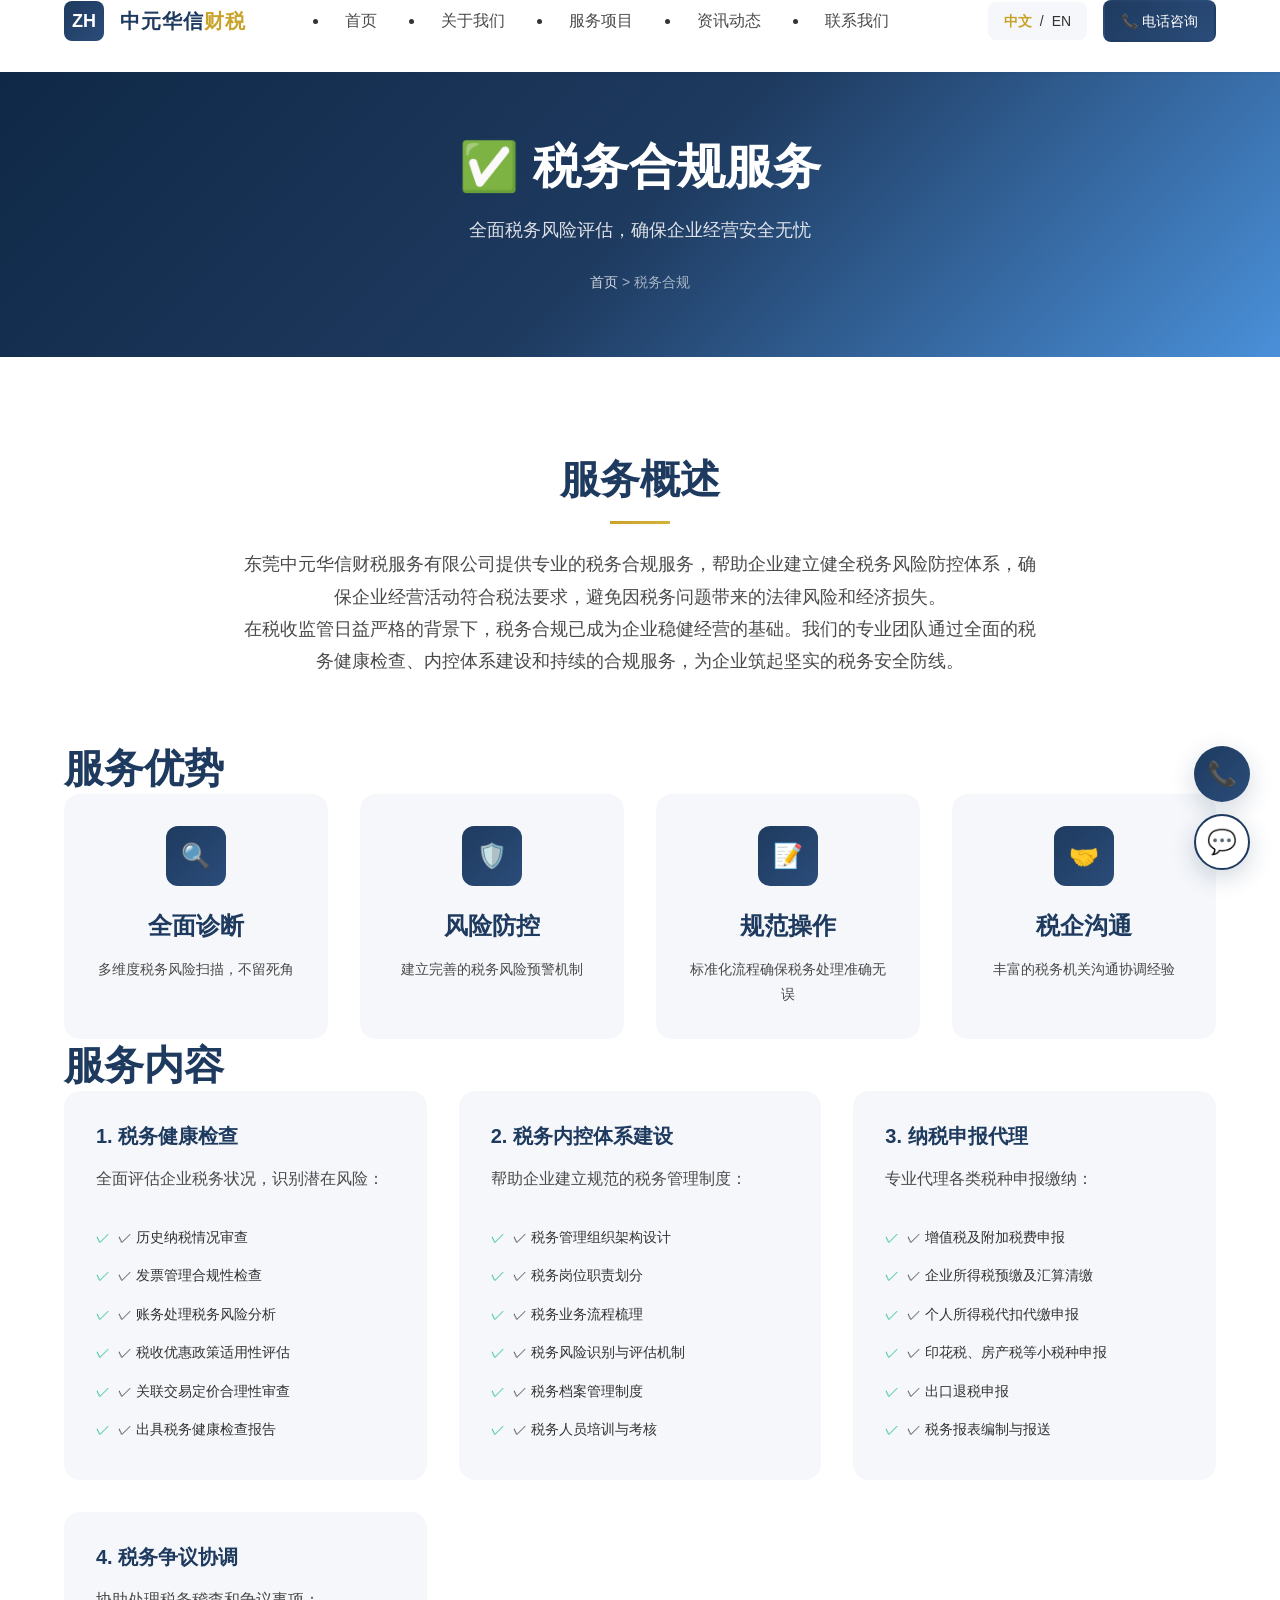
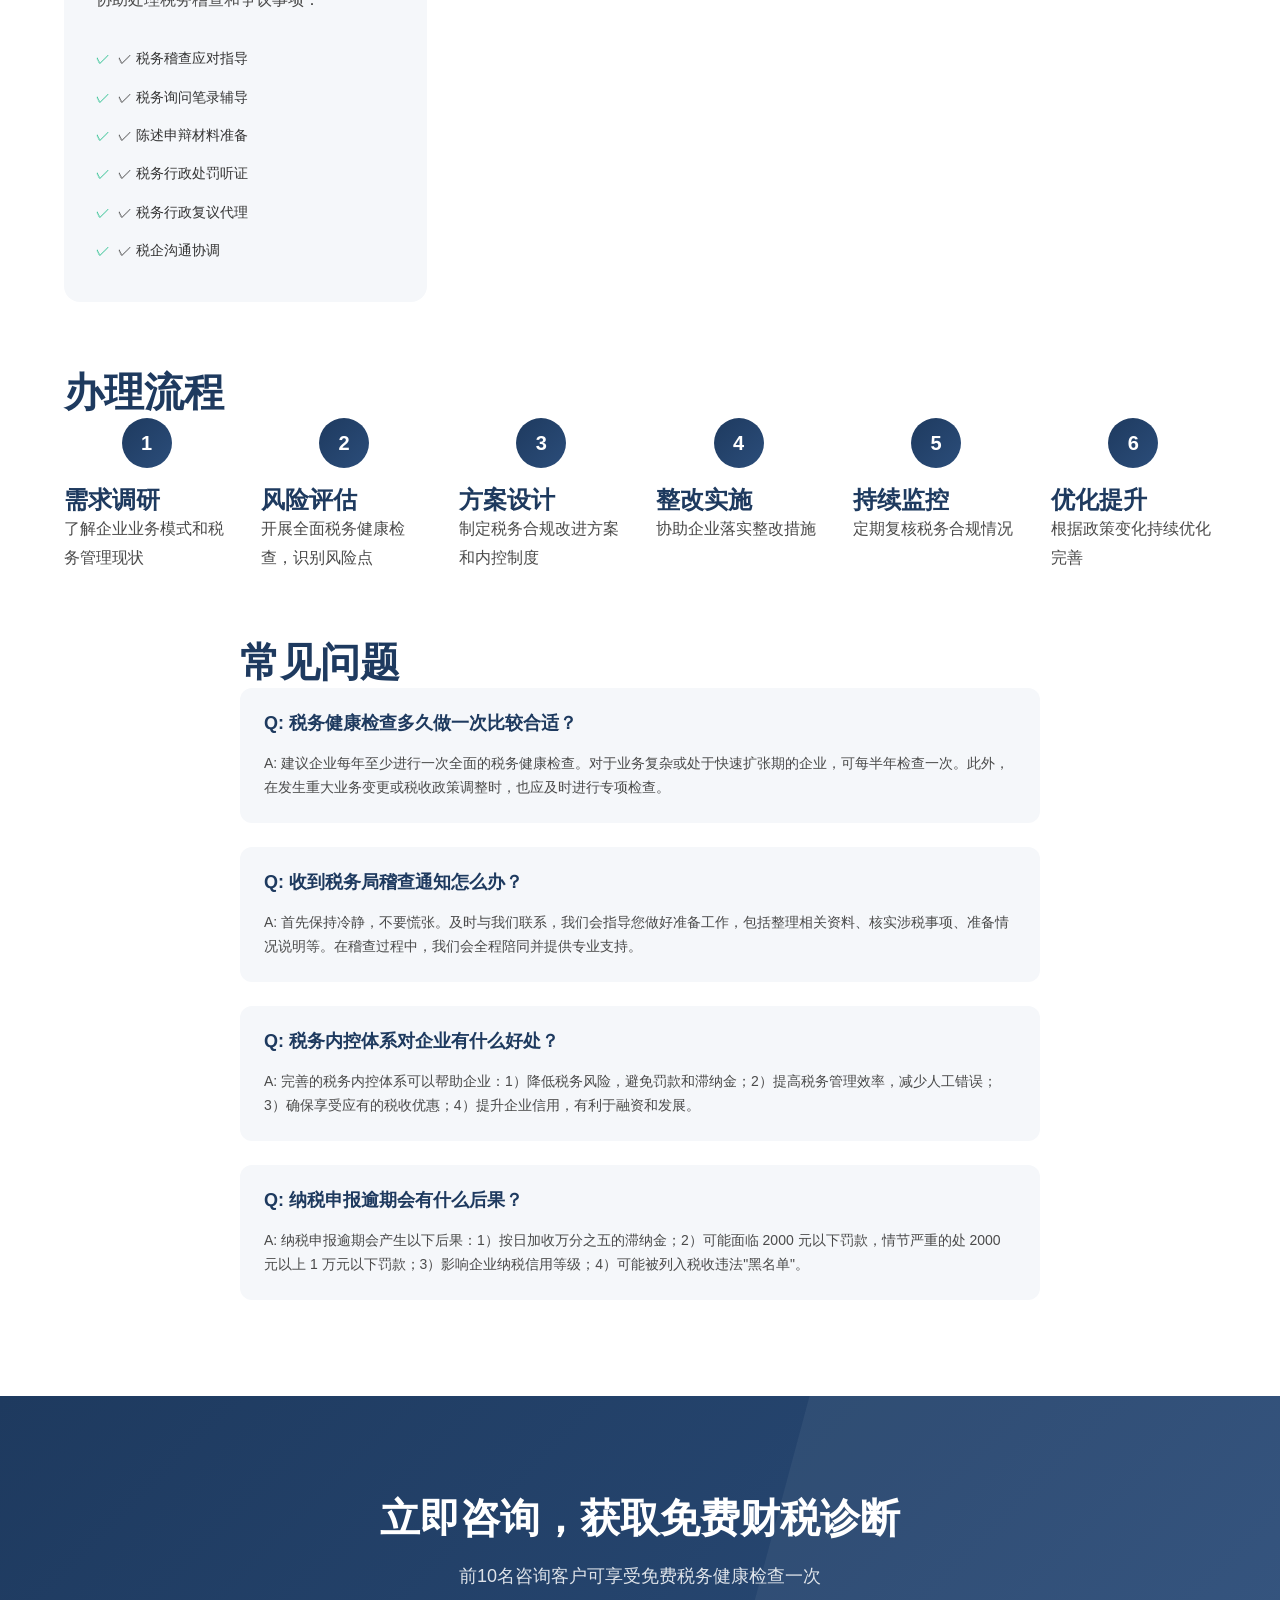
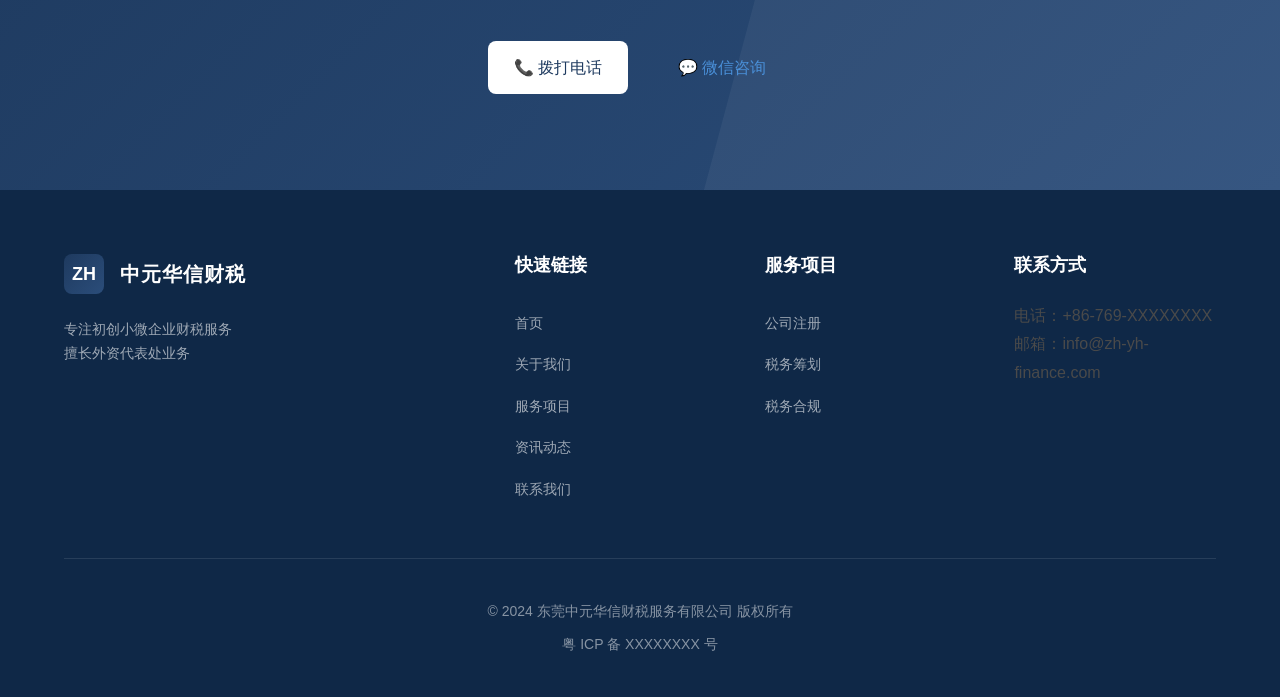
<file: service-tax-compliance.html>
<!DOCTYPE html>
<html lang="zh-CN">
<head>
    <meta charset="UTF-8">
    <meta name="viewport" content="width=device-width, initial-scale=1.0">
    
    <!-- SEO Meta Tags -->
    <title>税务合规服务 - 东莞中元华信财税服务</title>
    <meta name="description" content="专业税务合规服务，全面税务风险评估，税务内控体系建设，纳税申报代理，税务争议协调，确保企业经营安全无忧。">
    <meta name="keywords" content="税务合规，税务风险评估，税务内控，纳税申报，税务争议，东莞税务服务">
    <meta name="author" content="东莞中元华信财税服务有限公司">
    <meta name="robots" content="index, follow">
    
    <!-- Open Graph for Social Media -->
    <meta property="og:title" content="税务合规服务 - 东莞中元华信财税服务">
    <meta property="og:description" content="全面税务风险评估，确保企业经营安全无忧，专业团队为您提供一站式税务合规解决方案。">
    <meta property="og:type" content="website">
    <meta property="og:locale" content="zh_CN">
    
    <!-- Canonical URL -->
    <link rel="canonical" href="https://www.zh-yh-finance.com/service-tax-compliance.html">
    
    <!-- Favicon -->
    <link rel="icon" type="image/x-icon" href="/images/favicon.ico">
    
    <!-- Stylesheet -->
    <link rel="stylesheet" href="/css/style.css">
    
    <!-- Schema.org Structured Data -->
    <script type="application/ld+json">
    {
      "@context": "https://schema.org",
      "@type": "Service",
      "name": "税务合规服务",
      "serviceType": "Tax Compliance",
      "provider": {
        "@type": "LocalBusiness",
        "name": "东莞中元华信财税服务有限公司"
      },
      "description": "全面税务风险评估，确保企业经营安全无忧"
    }
    </script>
</head>
<body>
    <!-- Header Navigation -->
    <header class="header">
    <div class="container">
      <nav class="navbar">
        <div class="logo"><div class="logo-icon">ZH</div><div class="logo-text">中元华信<span>财税</span></div></div>
        <ul class="nav-menu">
          <li><a href="/index.html">首页</a></li>
          <li><a href="/index.html#about">关于我们</a></li>
          <li><a href="/index.html#services">服务项目</a></li>
          <li><a href="/blog.html">资讯动态</a></li>
          <li><a href="/index.html#contact">联系我们</a></li>
        </ul>
        <div class="nav-actions">
          <div class="language-switch"><span class="lang-option active" data-lang="zh">中文</span><span>/</span><span class="lang-option" data-lang="en">EN</span></div>
          <a href="tel:+86769XXXXXXXX" class="btn btn-primary btn-sm">📞 电话咨询</a>
        </div>
        <button class="mobile-menu-btn" aria-label="菜单"><span></span><span></span><span></span></button>
      </nav>
    </div>
  </header>

    <!-- Page Hero Section -->
    <section class="page-hero">
        <div class="container">
            <div class="page-hero-content">
                <h1 class="page-title">✅ 税务合规服务</h1>
                <p class="page-subtitle">全面税务风险评估，确保企业经营安全无忧</p>
                <div class="breadcrumb">
                    <a href="/index.html">首页</a> > <span>税务合规</span>
                </div>
            </div>
        </div>
    </section>

    <!-- Service Detail Section -->
    <section class="service-detail">
        <div class="container">
            <div class="service-intro">
                <h2>服务概述</h2>
                <p>东莞中元华信财税服务有限公司提供专业的税务合规服务，帮助企业建立健全税务风险防控体系，确保企业经营活动符合税法要求，避免因税务问题带来的法律风险和经济损失。</p>
                <p>在税收监管日益严格的背景下，税务合规已成为企业稳健经营的基础。我们的专业团队通过全面的税务健康检查、内控体系建设和持续的合规服务，为企业筑起坚实的税务安全防线。</p>
            </div>

            <div class="service-features">
                <h2>服务优势</h2>
                <div class="features-grid">
                    <div class="feature-box">
                        <div class="feature-box-icon">🔍</div>
                        <h4>全面诊断</h4>
                        <p>多维度税务风险扫描，不留死角</p>
                    </div>
                    <div class="feature-box">
                        <div class="feature-box-icon">🛡️</div>
                        <h4>风险防控</h4>
                        <p>建立完善的税务风险预警机制</p>
                    </div>
                    <div class="feature-box">
                        <div class="feature-box-icon">📝</div>
                        <h4>规范操作</h4>
                        <p>标准化流程确保税务处理准确无误</p>
                    </div>
                    <div class="feature-box">
                        <div class="feature-box-icon">🤝</div>
                        <h4>税企沟通</h4>
                        <p>丰富的税务机关沟通协调经验</p>
                    </div>
                </div>
            </div>

            <div class="service-content-detail">
                <h2>服务内容</h2>
                <div class="content-blocks">
                    <div class="content-block">
                        <h3>1. 税务健康检查</h3>
                        <p>全面评估企业税务状况，识别潜在风险：</p>
                        <ul>
                            <li>✓ 历史纳税情况审查</li>
                            <li>✓ 发票管理合规性检查</li>
                            <li>✓ 账务处理税务风险分析</li>
                            <li>✓ 税收优惠政策适用性评估</li>
                            <li>✓ 关联交易定价合理性审查</li>
                            <li>✓ 出具税务健康检查报告</li>
                        </ul>
                    </div>
                    
                    <div class="content-block">
                        <h3>2. 税务内控体系建设</h3>
                        <p>帮助企业建立规范的税务管理制度：</p>
                        <ul>
                            <li>✓ 税务管理组织架构设计</li>
                            <li>✓ 税务岗位职责划分</li>
                            <li>✓ 税务业务流程梳理</li>
                            <li>✓ 税务风险识别与评估机制</li>
                            <li>✓ 税务档案管理制度</li>
                            <li>✓ 税务人员培训与考核</li>
                        </ul>
                    </div>
                    
                    <div class="content-block">
                        <h3>3. 纳税申报代理</h3>
                        <p>专业代理各类税种申报缴纳：</p>
                        <ul>
                            <li>✓ 增值税及附加税费申报</li>
                            <li>✓ 企业所得税预缴及汇算清缴</li>
                            <li>✓ 个人所得税代扣代缴申报</li>
                            <li>✓ 印花税、房产税等小税种申报</li>
                            <li>✓ 出口退税申报</li>
                            <li>✓ 税务报表编制与报送</li>
                        </ul>
                    </div>
                    
                    <div class="content-block">
                        <h3>4. 税务争议协调</h3>
                        <p>协助处理税务稽查和争议事项：</p>
                        <ul>
                            <li>✓ 税务稽查应对指导</li>
                            <li>✓ 税务询问笔录辅导</li>
                            <li>✓ 陈述申辩材料准备</li>
                            <li>✓ 税务行政处罚听证</li>
                            <li>✓ 税务行政复议代理</li>
                            <li>✓ 税企沟通协调</li>
                        </ul>
                    </div>
                </div>
            </div>

            <div class="service-process">
                <h2>办理流程</h2>
                <div class="process-steps-grid">
                    <div class="step">
                        <div class="step-number">1</div>
                        <h4>需求调研</h4>
                        <p>了解企业业务模式和税务管理现状</p>
                    </div>
                    <div class="step">
                        <div class="step-number">2</div>
                        <h4>风险评估</h4>
                        <p>开展全面税务健康检查，识别风险点</p>
                    </div>
                    <div class="step">
                        <div class="step-number">3</div>
                        <h4>方案设计</h4>
                        <p>制定税务合规改进方案和内控制度</p>
                    </div>
                    <div class="step">
                        <div class="step-number">4</div>
                        <h4>整改实施</h4>
                        <p>协助企业落实整改措施</p>
                    </div>
                    <div class="step">
                        <div class="step-number">5</div>
                        <h4>持续监控</h4>
                        <p>定期复核税务合规情况</p>
                    </div>
                    <div class="step">
                        <div class="step-number">6</div>
                        <h4>优化提升</h4>
                        <p>根据政策变化持续优化完善</p>
                    </div>
                </div>
            </div>

            <div class="service-faq">
                <h2>常见问题</h2>
                <div class="faq-list">
                    <div class="faq-item">
                        <h4>Q: 税务健康检查多久做一次比较合适？</h4>
                        <p>A: 建议企业每年至少进行一次全面的税务健康检查。对于业务复杂或处于快速扩张期的企业，可每半年检查一次。此外，在发生重大业务变更或税收政策调整时，也应及时进行专项检查。</p>
                    </div>
                    <div class="faq-item">
                        <h4>Q: 收到税务局稽查通知怎么办？</h4>
                        <p>A: 首先保持冷静，不要慌张。及时与我们联系，我们会指导您做好准备工作，包括整理相关资料、核实涉税事项、准备情况说明等。在稽查过程中，我们会全程陪同并提供专业支持。</p>
                    </div>
                    <div class="faq-item">
                        <h4>Q: 税务内控体系对企业有什么好处？</h4>
                        <p>A: 完善的税务内控体系可以帮助企业：1）降低税务风险，避免罚款和滞纳金；2）提高税务管理效率，减少人工错误；3）确保享受应有的税收优惠；4）提升企业信用，有利于融资和发展。</p>
                    </div>
                    <div class="faq-item">
                        <h4>Q: 纳税申报逾期会有什么后果？</h4>
                        <p>A: 纳税申报逾期会产生以下后果：1）按日加收万分之五的滞纳金；2）可能面临 2000 元以下罚款，情节严重的处 2000 元以上 1 万元以下罚款；3）影响企业纳税信用等级；4）可能被列入税收违法"黑名单"。</p>
                    </div>
                </div>
            </div>
        </div>
    </section>

    <!-- CTA Section -->
    <section class="cta">
        <div class="container">
            <div class="cta-content">
                <h2>立即咨询，筑牢税务安全防线</h2>
                <p>前 10 名咨询客户可享受免费税务风险初步评估一次</p>
                <div class="cta-buttons">
                    <a href="tel:+86769XXXXXXXX" class="btn btn-white">📞 拨打电话</a>
                    <a href="/index.html#contact" class="btn btn-outline">💬 微信咨询</a>
                </div>
            </div>
        </div>
    </section>

    <!-- Footer -->
    <footer class="footer">
    <div class="container">
      <div class="footer-content">
        <div class="footer-section footer-brand"><div class="logo"><div class="logo-icon">ZH</div><div class="logo-text">中元华信<span>财税</span></div></div><p>专注初创小微企业财税服务<br>擅长外资代表处业务</p></div>
        <div class="footer-section"><h4>快速链接</h4><ul><li><a href="/index.html">首页</a></li><li><a href="/index.html#about">关于我们</a></li><li><a href="/index.html#services">服务项目</a></li><li><a href="/blog.html">资讯动态</a></li></ul></div>
        <div class="footer-section"><h4>服务项目</h4><ul><li><a href="/service-company-registration.html">公司注册</a></li><li><a href="/service-tax-planning.html">税务筹划</a></li><li><a href="/service-tax-compliance.html">税务合规</a></li></ul></div>
        <div class="footer-section"><h4>联系方式</h4><p>电话：+86-769-XXXXXXXX</p><p>邮箱：info@zh-yh-finance.com</p></div>
      </div>
      <div class="footer-bottom"><p>&copy; 2024 东莞中元华信财税服务有限公司 版权所有</p><p><a href="#">粤 ICP 备 XXXXXXXX 号</a></p></div>
    </div>
  </footer>

    <!-- Floating Contact Buttons -->
    <div class="floating-contact">
        <a href="tel:+86769XXXXXXXX" class="float-btn float-phone" aria-label="电话咨询">
            📞
        </a>
        <a href="/index.html#contact" class="float-btn float-wechat" aria-label="微信咨询">
            💬
        </a>
    </div>

    <!-- JavaScript -->
    <script src="/js/i18n.js"></script>
  <script src="/js/renderer.js"></script>
  <script src="/js/blog.js"></script>
  <script src="/js/service-flow.js"></script>
  <script src="/js/main.js"></script>
</body>
</html>
</file>
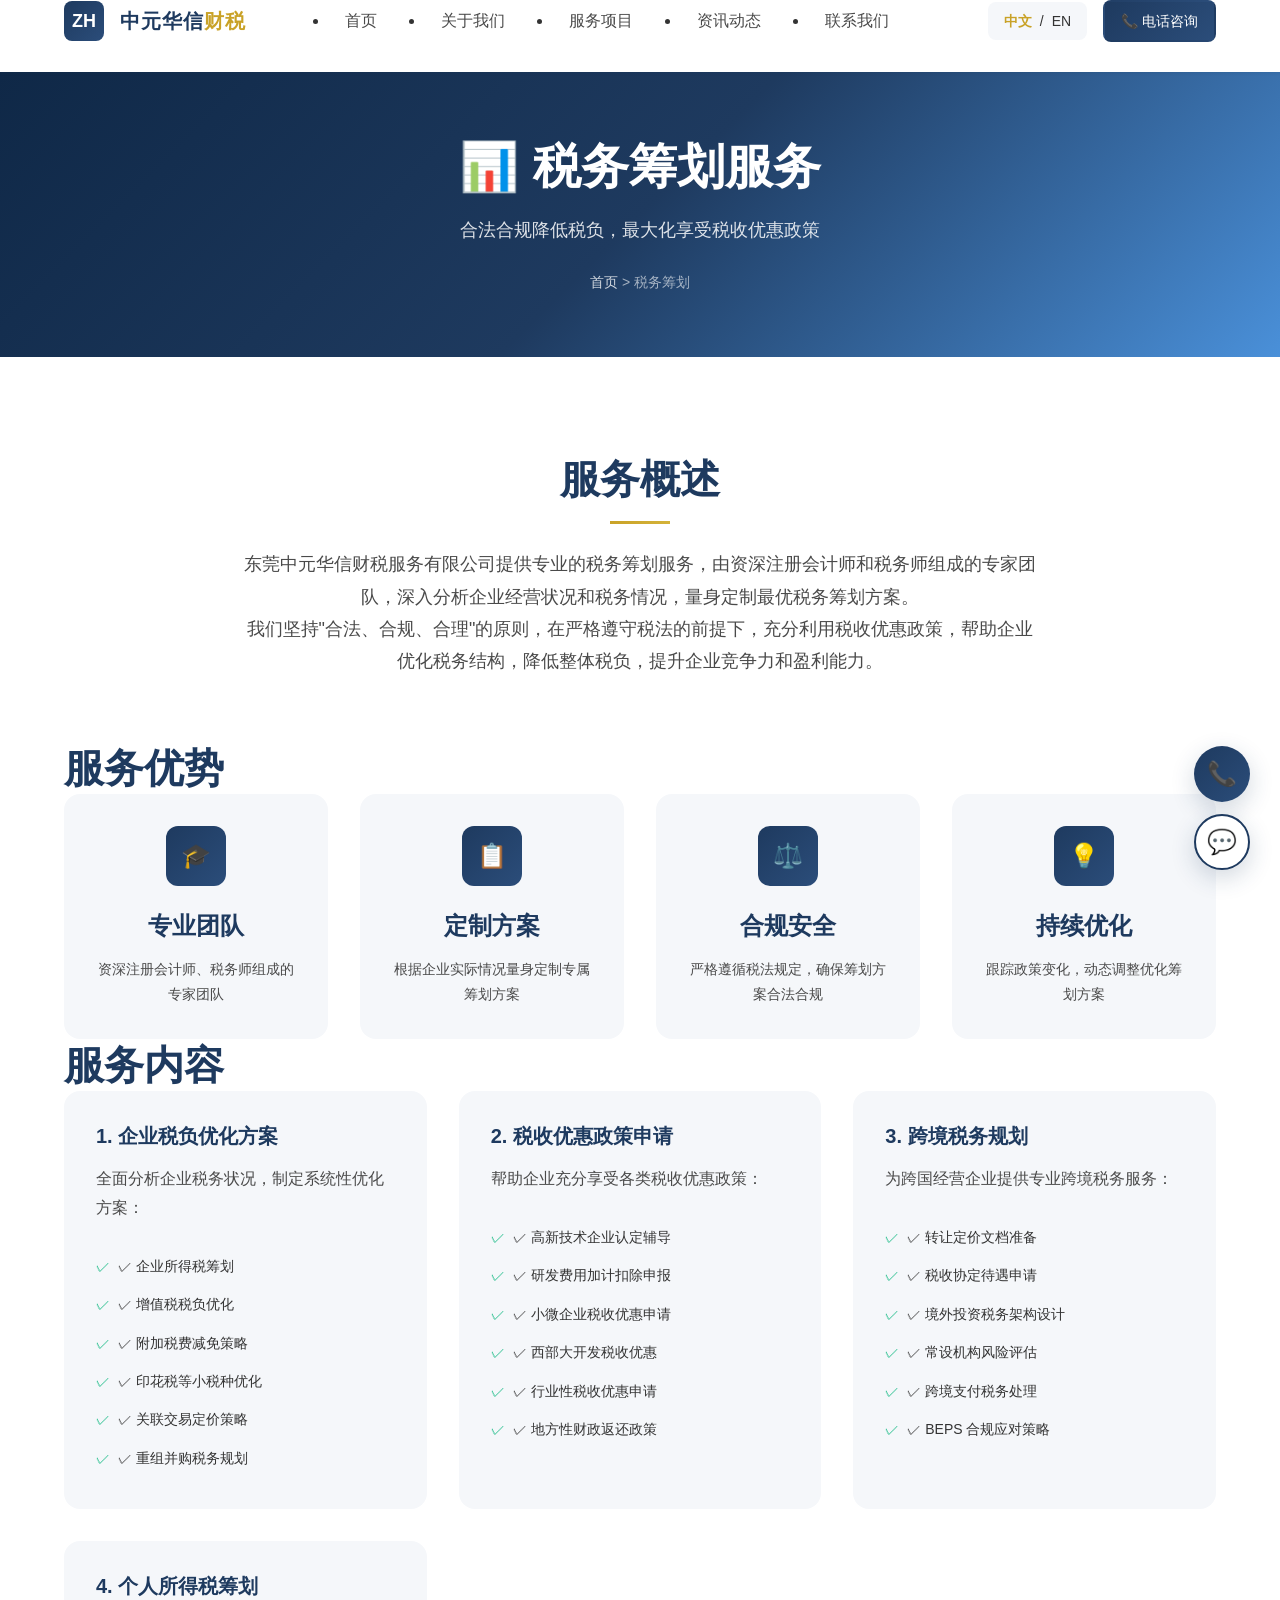
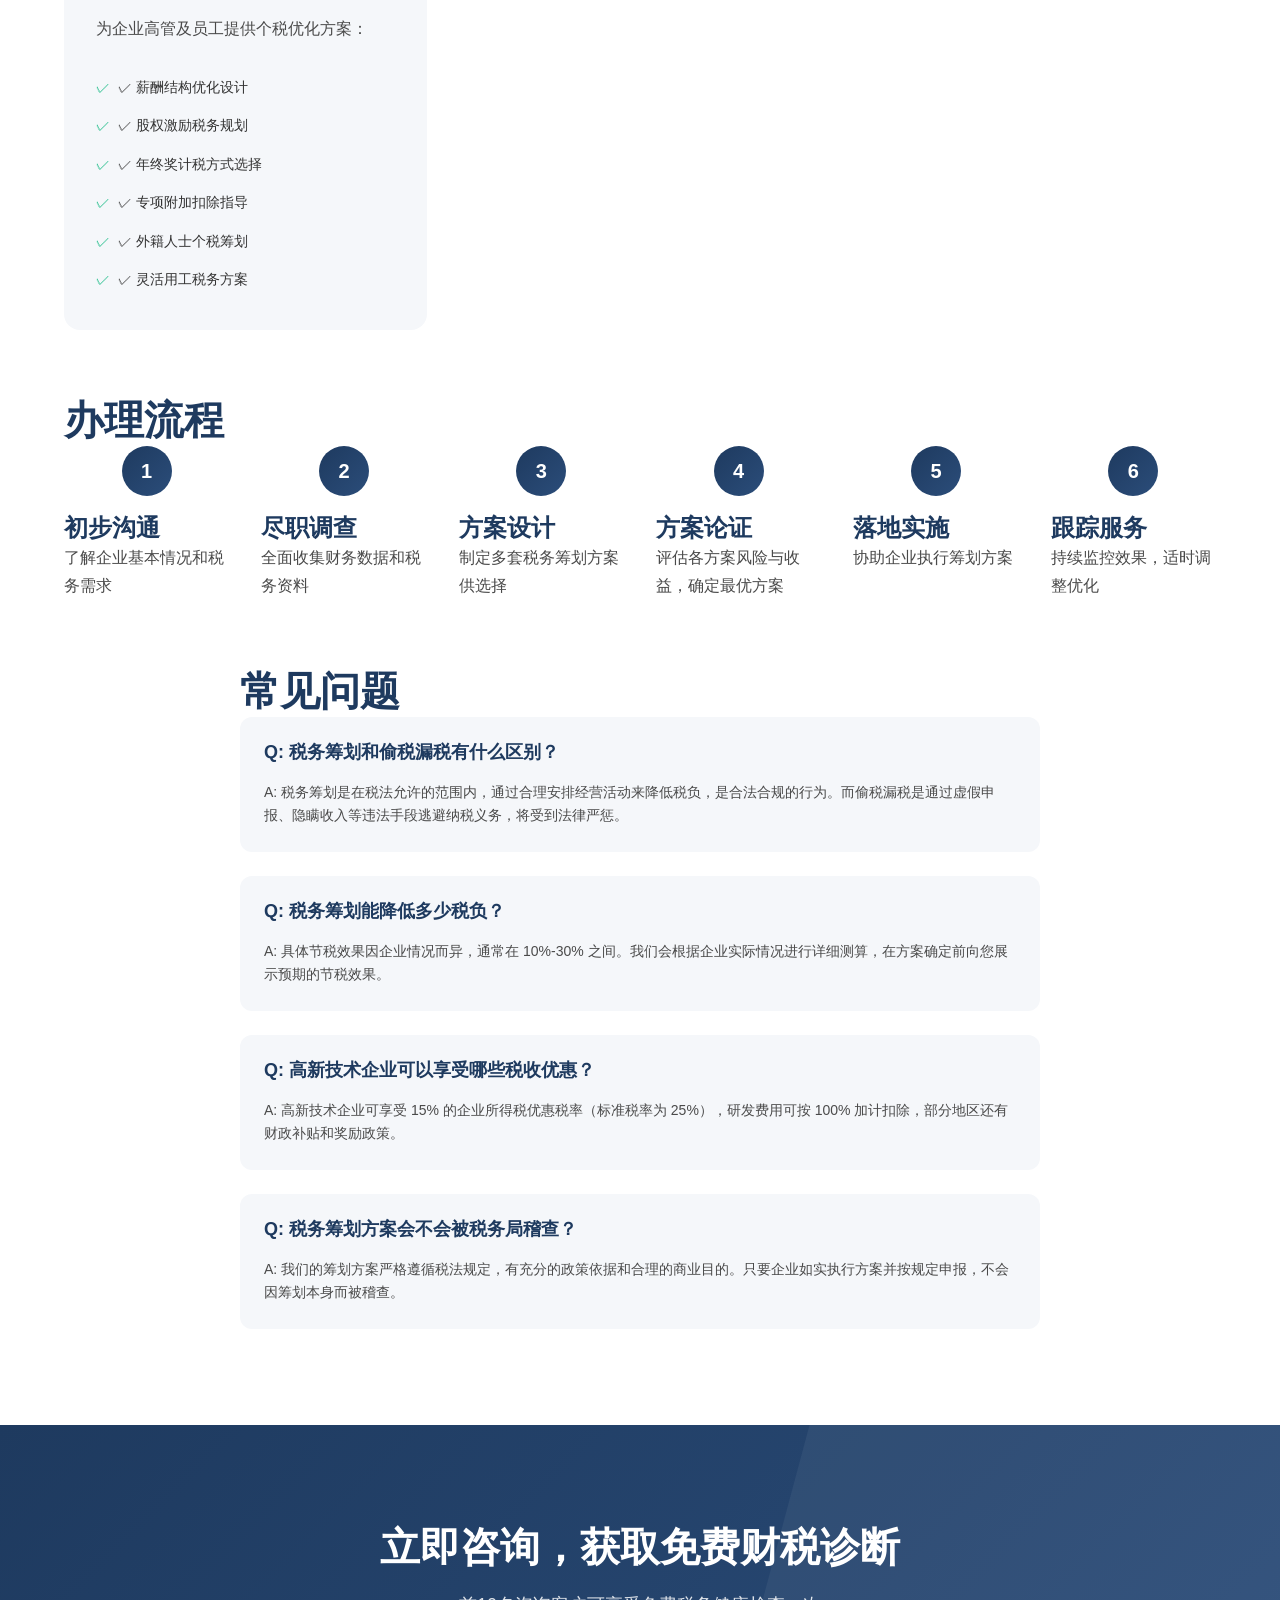
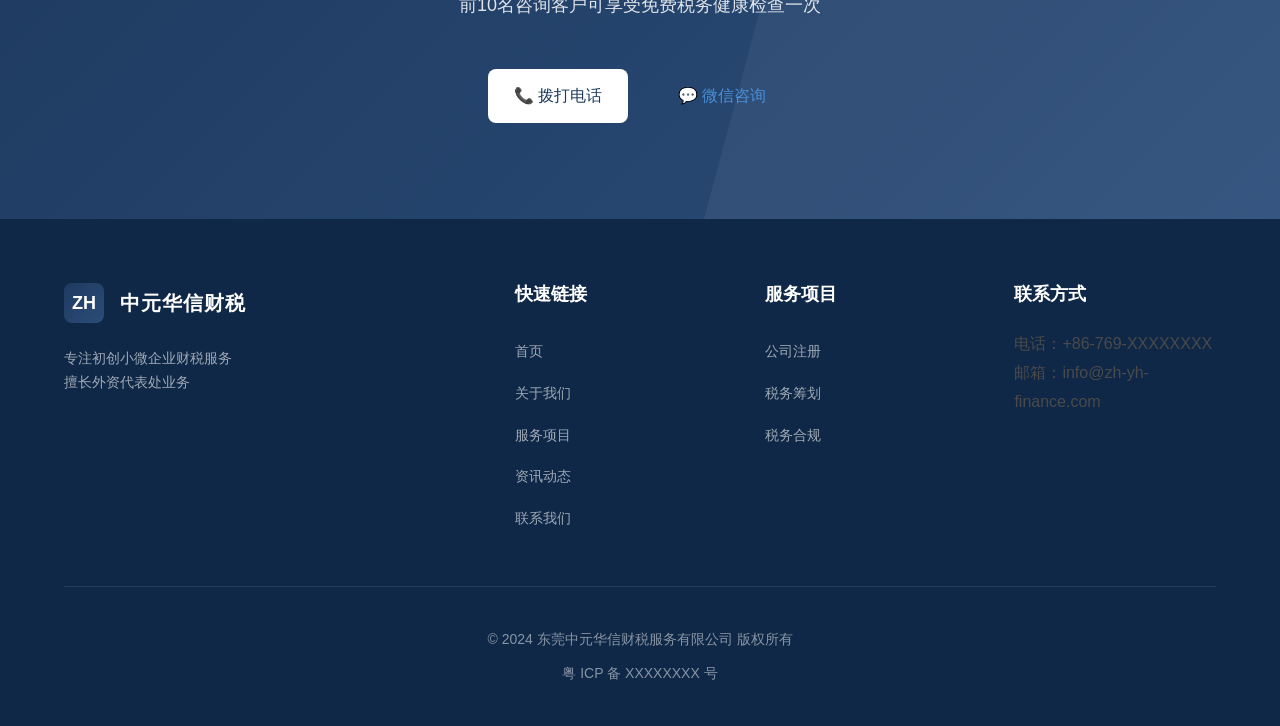
<file: service-tax-planning.html>
<!DOCTYPE html>
<html lang="zh-CN">
<head>
    <meta charset="UTF-8">
    <meta name="viewport" content="width=device-width, initial-scale=1.0">
    
    <!-- SEO Meta Tags -->
    <title>税务筹划服务 - 东莞中元华信财税服务</title>
    <meta name="description" content="专业税务筹划服务，合法合规降低税负，最大化享受税收优惠政策，提供企业税负优化、跨境税务规划等一站式解决方案。">
    <meta name="keywords" content="税务筹划，税收优惠，税负优化，跨境税务，个人所得税筹划，东莞税务服务">
    <meta name="author" content="东莞中元华信财税服务有限公司">
    <meta name="robots" content="index, follow">
    
    <!-- Open Graph for Social Media -->
    <meta property="og:title" content="税务筹划服务 - 东莞中元华信财税服务">
    <meta property="og:description" content="合法合规降低税负，最大化享受税收优惠政策，专业团队为您定制专属税务筹划方案。">
    <meta property="og:type" content="website">
    <meta property="og:locale" content="zh_CN">
    
    <!-- Canonical URL -->
    <link rel="canonical" href="https://www.zh-yh-finance.com/service-tax-planning.html">
    
    <!-- Favicon -->
    <link rel="icon" type="image/x-icon" href="/images/favicon.ico">
    
    <!-- Stylesheet -->
    <link rel="stylesheet" href="/css/style.css">
    
    <!-- Schema.org Structured Data -->
    <script type="application/ld+json">
    {
      "@context": "https://schema.org",
      "@type": "Service",
      "name": "税务筹划服务",
      "serviceType": "Tax Planning",
      "provider": {
        "@type": "LocalBusiness",
        "name": "东莞中元华信财税服务有限公司"
      },
      "description": "合法合规降低税负，最大化享受税收优惠政策"
    }
    </script>
</head>
<body>
    <!-- Header Navigation -->
    <header class="header">
    <div class="container">
      <nav class="navbar">
        <div class="logo"><div class="logo-icon">ZH</div><div class="logo-text">中元华信<span>财税</span></div></div>
        <ul class="nav-menu">
          <li><a href="/index.html">首页</a></li>
          <li><a href="/index.html#about">关于我们</a></li>
          <li><a href="/index.html#services">服务项目</a></li>
          <li><a href="/blog.html">资讯动态</a></li>
          <li><a href="/index.html#contact">联系我们</a></li>
        </ul>
        <div class="nav-actions">
          <div class="language-switch"><span class="lang-option active" data-lang="zh">中文</span><span>/</span><span class="lang-option" data-lang="en">EN</span></div>
          <a href="tel:+86769XXXXXXXX" class="btn btn-primary btn-sm">📞 电话咨询</a>
        </div>
        <button class="mobile-menu-btn" aria-label="菜单"><span></span><span></span><span></span></button>
      </nav>
    </div>
  </header>

    <!-- Page Hero Section -->
    <section class="page-hero">
        <div class="container">
            <div class="page-hero-content">
                <h1 class="page-title">📊 税务筹划服务</h1>
                <p class="page-subtitle">合法合规降低税负，最大化享受税收优惠政策</p>
                <div class="breadcrumb">
                    <a href="/index.html">首页</a> > <span>税务筹划</span>
                </div>
            </div>
        </div>
    </section>

    <!-- Service Detail Section -->
    <section class="service-detail">
        <div class="container">
            <div class="service-intro">
                <h2>服务概述</h2>
                <p>东莞中元华信财税服务有限公司提供专业的税务筹划服务，由资深注册会计师和税务师组成的专家团队，深入分析企业经营状况和税务情况，量身定制最优税务筹划方案。</p>
                <p>我们坚持"合法、合规、合理"的原则，在严格遵守税法的前提下，充分利用税收优惠政策，帮助企业优化税务结构，降低整体税负，提升企业竞争力和盈利能力。</p>
            </div>

            <div class="service-features">
                <h2>服务优势</h2>
                <div class="features-grid">
                    <div class="feature-box">
                        <div class="feature-box-icon">🎓</div>
                        <h4>专业团队</h4>
                        <p>资深注册会计师、税务师组成的专家团队</p>
                    </div>
                    <div class="feature-box">
                        <div class="feature-box-icon">📋</div>
                        <h4>定制方案</h4>
                        <p>根据企业实际情况量身定制专属筹划方案</p>
                    </div>
                    <div class="feature-box">
                        <div class="feature-box-icon">⚖️</div>
                        <h4>合规安全</h4>
                        <p>严格遵循税法规定，确保筹划方案合法合规</p>
                    </div>
                    <div class="feature-box">
                        <div class="feature-box-icon">💡</div>
                        <h4>持续优化</h4>
                        <p>跟踪政策变化，动态调整优化筹划方案</p>
                    </div>
                </div>
            </div>

            <div class="service-content-detail">
                <h2>服务内容</h2>
                <div class="content-blocks">
                    <div class="content-block">
                        <h3>1. 企业税负优化方案</h3>
                        <p>全面分析企业税务状况，制定系统性优化方案：</p>
                        <ul>
                            <li>✓ 企业所得税筹划</li>
                            <li>✓ 增值税税负优化</li>
                            <li>✓ 附加税费减免策略</li>
                            <li>✓ 印花税等小税种优化</li>
                            <li>✓ 关联交易定价策略</li>
                            <li>✓ 重组并购税务规划</li>
                        </ul>
                    </div>
                    
                    <div class="content-block">
                        <h3>2. 税收优惠政策申请</h3>
                        <p>帮助企业充分享受各类税收优惠政策：</p>
                        <ul>
                            <li>✓ 高新技术企业认定辅导</li>
                            <li>✓ 研发费用加计扣除申报</li>
                            <li>✓ 小微企业税收优惠申请</li>
                            <li>✓ 西部大开发税收优惠</li>
                            <li>✓ 行业性税收优惠申请</li>
                            <li>✓ 地方性财政返还政策</li>
                        </ul>
                    </div>
                    
                    <div class="content-block">
                        <h3>3. 跨境税务规划</h3>
                        <p>为跨国经营企业提供专业跨境税务服务：</p>
                        <ul>
                            <li>✓ 转让定价文档准备</li>
                            <li>✓ 税收协定待遇申请</li>
                            <li>✓ 境外投资税务架构设计</li>
                            <li>✓ 常设机构风险评估</li>
                            <li>✓ 跨境支付税务处理</li>
                            <li>✓ BEPS 合规应对策略</li>
                        </ul>
                    </div>
                    
                    <div class="content-block">
                        <h3>4. 个人所得税筹划</h3>
                        <p>为企业高管及员工提供个税优化方案：</p>
                        <ul>
                            <li>✓ 薪酬结构优化设计</li>
                            <li>✓ 股权激励税务规划</li>
                            <li>✓ 年终奖计税方式选择</li>
                            <li>✓ 专项附加扣除指导</li>
                            <li>✓ 外籍人士个税筹划</li>
                            <li>✓ 灵活用工税务方案</li>
                        </ul>
                    </div>
                </div>
            </div>

            <div class="service-process">
                <h2>办理流程</h2>
                <div class="process-steps-grid">
                    <div class="step">
                        <div class="step-number">1</div>
                        <h4>初步沟通</h4>
                        <p>了解企业基本情况和税务需求</p>
                    </div>
                    <div class="step">
                        <div class="step-number">2</div>
                        <h4>尽职调查</h4>
                        <p>全面收集财务数据和税务资料</p>
                    </div>
                    <div class="step">
                        <div class="step-number">3</div>
                        <h4>方案设计</h4>
                        <p>制定多套税务筹划方案供选择</p>
                    </div>
                    <div class="step">
                        <div class="step-number">4</div>
                        <h4>方案论证</h4>
                        <p>评估各方案风险与收益，确定最优方案</p>
                    </div>
                    <div class="step">
                        <div class="step-number">5</div>
                        <h4>落地实施</h4>
                        <p>协助企业执行筹划方案</p>
                    </div>
                    <div class="step">
                        <div class="step-number">6</div>
                        <h4>跟踪服务</h4>
                        <p>持续监控效果，适时调整优化</p>
                    </div>
            </div>

            <div class="service-faq">
                <h2>常见问题</h2>
                <div class="faq-list">
                    <div class="faq-item">
                        <h4>Q: 税务筹划和偷税漏税有什么区别？</h4>
                        <p>A: 税务筹划是在税法允许的范围内，通过合理安排经营活动来降低税负，是合法合规的行为。而偷税漏税是通过虚假申报、隐瞒收入等违法手段逃避纳税义务，将受到法律严惩。</p>
                    </div>
                    <div class="faq-item">
                        <h4>Q: 税务筹划能降低多少税负？</h4>
                        <p>A: 具体节税效果因企业情况而异，通常在 10%-30% 之间。我们会根据企业实际情况进行详细测算，在方案确定前向您展示预期的节税效果。</p>
                    </div>
                    <div class="faq-item">
                        <h4>Q: 高新技术企业可以享受哪些税收优惠？</h4>
                        <p>A: 高新技术企业可享受 15% 的企业所得税优惠税率（标准税率为 25%），研发费用可按 100% 加计扣除，部分地区还有财政补贴和奖励政策。</p>
                    </div>
                    <div class="faq-item">
                        <h4>Q: 税务筹划方案会不会被税务局稽查？</h4>
                        <p>A: 我们的筹划方案严格遵循税法规定，有充分的政策依据和合理的商业目的。只要企业如实执行方案并按规定申报，不会因筹划本身而被稽查。</p>
                    </div>
                </div>
            </div>
        </div>
    </section>

    <!-- CTA Section -->
    <section class="cta">
        <div class="container">
            <div class="cta-content">
                <h2>立即咨询，获取专属税务筹划方案</h2>
                <p>前 10 名咨询客户可享受免费税务健康诊断一次</p>
                <div class="cta-buttons">
                    <a href="tel:+86769XXXXXXXX" class="btn btn-white">📞 拨打电话</a>
                    <a href="/index.html#contact" class="btn btn-outline">💬 微信咨询</a>
                </div>
            </div>
        </div>
    </section>

    <!-- Footer -->
    <footer class="footer">
    <div class="container">
      <div class="footer-content">
        <div class="footer-section footer-brand"><div class="logo"><div class="logo-icon">ZH</div><div class="logo-text">中元华信<span>财税</span></div></div><p>专注初创小微企业财税服务<br>擅长外资代表处业务</p></div>
        <div class="footer-section"><h4>快速链接</h4><ul><li><a href="/index.html">首页</a></li><li><a href="/index.html#about">关于我们</a></li><li><a href="/index.html#services">服务项目</a></li><li><a href="/blog.html">资讯动态</a></li></ul></div>
        <div class="footer-section"><h4>服务项目</h4><ul><li><a href="/service-company-registration.html">公司注册</a></li><li><a href="/service-tax-planning.html">税务筹划</a></li><li><a href="/service-tax-compliance.html">税务合规</a></li></ul></div>
        <div class="footer-section"><h4>联系方式</h4><p>电话：+86-769-XXXXXXXX</p><p>邮箱：info@zh-yh-finance.com</p></div>
      </div>
      <div class="footer-bottom"><p>&copy; 2024 东莞中元华信财税服务有限公司 版权所有</p><p><a href="#">粤 ICP 备 XXXXXXXX 号</a></p></div>
    </div>
  </footer>

    <!-- Floating Contact Buttons -->
    <div class="floating-contact">
        <a href="tel:+86769XXXXXXXX" class="float-btn float-phone" aria-label="电话咨询">
            📞
        </a>
        <a href="/index.html#contact" class="float-btn float-wechat" aria-label="微信咨询">
            💬
        </a>
    </div>

    <!-- JavaScript -->
    <script src="/js/i18n.js"></script>
  <script src="/js/renderer.js"></script>
  <script src="/js/blog.js"></script>
  <script src="/js/service-flow.js"></script>
  <script src="/js/main.js"></script>
</body>
</html>
</file>
<file: css/style.css>
/* ===================================
   东莞中元华信财税服务有限公司
   全新设计系统 - 深蓝主题
   =================================== */

/* CSS Variables - 深蓝专业主题 */
:root {
  /* Primary Colors */
  --color-primary: #1E3A5F;
  --color-primary-light: #2B4D7A;
  --color-primary-dark: #0F2847;

  /* Secondary Colors */
  --color-secondary: #4A90D9;
  --color-secondary-light: #6BAFEE;
  --color-secondary-dark: #3A7BC8;

  /* Accent Colors */
  --color-accent: #C9A227;
  --color-accent-light: #D4B33A;
  --color-accent-dark: #B8911A;

  /* Neutral Colors */
  --color-dark: #333333;
  --color-medium: #4A4A4A;
  --color-light: #8C8C8C;
  --color-silver: #B8B8B8;
  --color-bg-light: #F5F7FA;
  --color-bg-white: #FFFFFF;

  /* Semantic Colors */
  --color-success: #10B981;
  --color-error: #EF4444;
  --color-warning: #F59E0B;

  /* Typography */
  --font-primary: "Source Han Sans SC", "PingFang SC", -apple-system, BlinkMacSystemFont, "Segoe UI", "Microsoft YaHei", sans-serif;
  --font-secondary: "Montserrat", "Helvetica Neue", Arial, sans-serif;

  /* Font Sizes */
  --fs-xs: 0.75rem;
  --fs-sm: 0.875rem;
  --fs-base: 1rem;
  --fs-md: 1.125rem;
  --fs-lg: 1.25rem;
  --fs-xl: 1.5rem;
  --fs-2xl: 2rem;
  --fs-3xl: 2.5rem;
  --fs-4xl: 3rem;

  /* Spacing */
  --spacing-xs: 0.5rem;
  --spacing-sm: 1rem;
  --spacing-md: 1.5rem;
  --spacing-lg: 2rem;
  --spacing-xl: 3rem;
  --spacing-2xl: 4rem;
  --spacing-3xl: 6rem;

  /* Layout */
  --max-width: 1200px;
  --header-height: 72px;

  /* Transitions */
  --transition-fast: 0.15s ease;
  --transition-normal: 0.25s ease;
  --transition-slow: 0.4s ease;

  /* Shadows */
  --shadow-sm: 0 1px 3px rgba(30, 58, 95, 0.12);
  --shadow-md: 0 4px 12px rgba(30, 58, 95, 0.15);
  --shadow-lg: 0 8px 24px rgba(30, 58, 95, 0.2);
  --shadow-xl: 0 12px 36px rgba(30, 58, 95, 0.25);

  /* Border Radius */
  --radius-sm: 4px;
  --radius-md: 8px;
  --radius-lg: 12px;
  --radius-xl: 16px;
  --radius-full: 50%;

  /* Gradients */
  --gradient-primary: linear-gradient(135deg, var(--color-primary) 0%, var(--color-primary-light) 100%);
  --gradient-hero: linear-gradient(135deg, var(--color-primary-dark) 0%, var(--color-primary) 50%, var(--color-secondary) 100%);
  --gradient-accent: linear-gradient(135deg, var(--color-accent) 0%, var(--color-accent-light) 100%);
}

/* Reset & Base Styles */
*, *::before, *::after {
  margin: 0;
  padding: 0;
  box-sizing: border-box;
}

html {
  scroll-behavior: smooth;
  font-size: 16px;
}

body {
  font-family: var(--font-primary);
  color: var(--color-dark);
  background-color: var(--color-bg-white);
  line-height: 1.6;
  overflow-x: hidden;
  -webkit-font-smoothing: antialiased;
  -moz-osx-font-smoothing: grayscale;
}

/* Container */
.container {
  max-width: var(--max-width);
  margin: 0 auto;
  padding: 0 var(--spacing-md);
}

.container-wide {
  max-width: 1400px;
  margin: 0 auto;
  padding: 0 var(--spacing-lg);
}

/* Typography */
h1, h2, h3, h4, h5, h6 {
  font-weight: 600;
  line-height: 1.3;
  color: var(--color-primary);
}

h1 { font-size: var(--fs-4xl); }
h2 { font-size: var(--fs-3xl); }
h3 { font-size: var(--fs-2xl); }
h4 { font-size: var(--fs-xl); }
h5 { font-size: var(--fs-lg); }
h6 { font-size: var(--fs-md); }

p {
  color: var(--color-medium);
  line-height: 1.8;
}

a {
  color: var(--color-secondary);
  text-decoration: none;
  transition: color var(--transition-fast);
}

a:hover {
  color: var(--color-primary);
}

/* Utility Classes */
.text-primary { color: var(--color-primary); }
.text-secondary { color: var(--color-secondary); }
.text-accent { color: var(--color-accent); }
.text-light { color: var(--color-light); }
.text-dark { color: var(--color-dark); }

.bg-primary { background-color: var(--color-primary); }
.bg-secondary { background-color: var(--color-secondary); }
.bg-light { background-color: var(--color-bg-light); }
.bg-white { background-color: var(--color-bg-white); }

/* Buttons */
.btn {
  display: inline-flex;
  align-items: center;
  justify-content: center;
  gap: var(--spacing-xs);
  padding: 0.75rem 1.5rem;
  border-radius: var(--radius-md);
  font-weight: 500;
  font-size: var(--fs-base);
  text-align: center;
  transition: all var(--transition-normal);
  cursor: pointer;
  border: 2px solid transparent;
  position: relative;
  overflow: hidden;
}

.btn::before {
  content: '';
  position: absolute;
  top: 0;
  left: -100%;
  width: 100%;
  height: 100%;
  background: linear-gradient(90deg, transparent, rgba(255,255,255,0.2), transparent);
  transition: left var(--transition-slow);
}

.btn:hover::before {
  left: 100%;
}

.btn-primary {
  background: var(--gradient-primary);
  color: var(--color-bg-white);
}

.btn-primary:hover {
  transform: translateY(-2px);
  box-shadow: var(--shadow-md);
}

.btn-secondary {
  background-color: transparent;
  color: var(--color-primary);
  border-color: var(--color-primary);
}

.btn-secondary:hover {
  background-color: var(--color-primary);
  color: var(--color-bg-white);
}

.btn-accent {
  background: var(--gradient-accent);
  color: var(--color-bg-white);
}

.btn-accent:hover {
  transform: translateY(-2px);
  box-shadow: var(--shadow-md);
}

.btn-white {
  background-color: var(--color-bg-white);
  color: var(--color-primary);
}

.btn-white:hover {
  background-color: var(--color-bg-light);
  transform: translateY(-2px);
}

.btn-outline-white {
  background-color: transparent;
  color: var(--color-bg-white);
  border-color: var(--color-bg-white);
}

.btn-outline-white:hover {
  background-color: var(--color-bg-white);
  color: var(--color-primary);
}

.btn-sm {
  padding: 0.5rem 1rem;
  font-size: var(--fs-sm);
}

.btn-lg {
  padding: 1rem 2rem;
  font-size: var(--fs-md);
}

.btn-block {
  width: 100%;
}

/* Header */
.header {
  position: fixed;
  top: 0;
  left: 0;
  right: 0;
  height: var(--header-height);
  background-color: rgba(255, 255, 255, 0.95);
  backdrop-filter: blur(10px);
  box-shadow: var(--shadow-sm);
  z-index: 1000;
  transition: all var(--transition-normal);
}

.header.scrolled {
  background-color: var(--color-bg-white);
  box-shadow: var(--shadow-md);
}

.navbar {
  display: flex;
  justify-content: space-between;
  align-items: center;
  height: 100%;
}

.logo {
  display: flex;
  align-items: center;
  gap: var(--spacing-sm);
}

.logo-icon {
  width: 40px;
  height: 40px;
  background: var(--gradient-primary);
  border-radius: var(--radius-md);
  display: flex;
  align-items: center;
  justify-content: center;
  color: var(--color-bg-white);
  font-weight: 700;
  font-size: var(--fs-md);
}

.logo-text {
  font-size: var(--fs-lg);
  font-weight: 700;
  color: var(--color-primary);
  letter-spacing: 1px;
}

.logo-text span {
  color: var(--color-accent);
}

.nav-menu {
  display: flex;
  gap: var(--spacing-lg);
  align-items: center;
}

.nav-menu a {
  color: var(--color-medium);
  font-weight: 500;
  padding: var(--spacing-xs) var(--spacing-sm);
  position: relative;
  transition: color var(--transition-fast);
}

.nav-menu a::after {
  content: '';
  position: absolute;
  bottom: -2px;
  left: 50%;
  width: 0;
  height: 2px;
  background: var(--gradient-accent);
  transition: all var(--transition-normal);
  transform: translateX(-50%);
}

.nav-menu a:hover,
.nav-menu a.active {
  color: var(--color-primary);
}

.nav-menu a:hover::after,
.nav-menu a.active::after {
  width: 100%;
}

.nav-actions {
  display: flex;
  align-items: center;
  gap: var(--spacing-sm);
}

.language-switch {
  display: flex;
  align-items: center;
  gap: var(--spacing-xs);
  padding: var(--spacing-xs) var(--spacing-sm);
  border-radius: var(--radius-md);
  background-color: var(--color-bg-light);
  font-size: var(--fs-sm);
  cursor: pointer;
  transition: all var(--transition-fast);
}

.language-switch:hover {
  background-color: var(--color-secondary);
  color: var(--color-bg-white);
}

.language-switch .active {
  color: var(--color-accent);
  font-weight: 600;
}

.mobile-menu-btn {
  display: none;
  flex-direction: column;
  gap: 5px;
  background: none;
  border: none;
  cursor: pointer;
  padding: 5px;
}

.mobile-menu-btn span {
  display: block;
  width: 24px;
  height: 2px;
  background-color: var(--color-primary);
  transition: all var(--transition-normal);
  border-radius: 1px;
}

/* Hero Section */
.hero {
  min-height: 100vh;
  display: flex;
  align-items: center;
  background: var(--gradient-hero);
  position: relative;
  overflow: hidden;
  margin-top: var(--header-height);
}

.hero::before {
  content: '';
  position: absolute;
  top: 0;
  left: 0;
  right: 0;
  bottom: 0;
  background: url('data:image/svg+xml,<svg xmlns="http://www.w3.org/2000/svg" viewBox="0 0 100 100"><circle cx="50" cy="50" r="1" fill="rgba(255,255,255,0.05)"/></svg>');
  background-size: 50px 50px;
  animation: float 20s infinite linear;
}

@keyframes float {
  from { transform: translateY(0); }
  to { transform: translateY(-50px); }
}

.hero-content {
  position: relative;
  z-index: 1;
  max-width: 700px;
  padding: var(--spacing-2xl) 0;
}

.hero-badge {
  display: inline-flex;
  align-items: center;
  gap: var(--spacing-xs);
  padding: var(--spacing-xs) var(--spacing-md);
  background-color: rgba(255,255,255,0.15);
  border-radius: var(--radius-lg);
  color: var(--color-bg-white);
  font-size: var(--fs-sm);
  margin-bottom: var(--spacing-lg);
}

.hero-badge-icon {
  color: var(--color-accent);
}

.hero-title {
  font-size: var(--fs-4xl);
  color: var(--color-bg-white);
  margin-bottom: var(--spacing-md);
  line-height: 1.2;
  font-weight: 700;
}

.hero-title .highlight {
  color: var(--color-accent);
  position: relative;
}

.hero-subtitle {
  font-size: var(--fs-lg);
  color: rgba(255,255,255,0.85);
  margin-bottom: var(--spacing-xl);
  line-height: 1.7;
}

.hero-buttons {
  display: flex;
  gap: var(--spacing-md);
  flex-wrap: wrap;
}

.hero-stats {
  display: flex;
  gap: var(--spacing-xl);
  margin-top: var(--spacing-2xl);
  padding-top: var(--spacing-xl);
  border-top: 1px solid rgba(255,255,255,0.2);
}

.stat-item {
  text-align: center;
}

.stat-value {
  font-size: var(--fs-3xl);
  font-weight: 700;
  color: var(--color-accent);
  font-family: var(--font-secondary);
}

.stat-label {
  font-size: var(--fs-sm);
  color: rgba(255,255,255,0.7);
}

/* Section Styles */
section {
  padding: var(--spacing-3xl) 0;
  position: relative;
}

.section-header {
  text-align: center;
  margin-bottom: var(--spacing-2xl);
}

.section-badge {
  display: inline-block;
  padding: var(--spacing-xs) var(--spacing-md);
  background-color: var(--color-bg-light);
  border-radius: var(--radius-lg);
  color: var(--color-secondary);
  font-size: var(--fs-sm);
  font-weight: 500;
  margin-bottom: var(--spacing-sm);
}

.section-title {
  font-size: var(--fs-3xl);
  color: var(--color-primary);
  margin-bottom: var(--spacing-sm);
}

.section-subtitle {
  font-size: var(--fs-md);
  color: var(--color-light);
  max-width: 600px;
  margin: 0 auto;
}

/* Services Section */
.services {
  background-color: var(--color-bg-light);
}

.services-grid {
  display: grid;
  grid-template-columns: repeat(auto-fit, minmax(320px, 1fr));
  gap: var(--spacing-lg);
}

.service-card {
  background-color: var(--color-bg-white);
  border-radius: var(--radius-xl);
  padding: var(--spacing-xl);
  box-shadow: var(--shadow-sm);
  transition: all var(--transition-normal);
  position: relative;
  overflow: hidden;
}

.service-card::before {
  content: '';
  position: absolute;
  top: 0;
  left: 0;
  right: 0;
  height: 4px;
  background: var(--gradient-accent);
  transform: scaleX(0);
  transition: transform var(--transition-normal);
}

.service-card:hover {
  transform: translateY(-8px);
  box-shadow: var(--shadow-lg);
}

.service-card:hover::before {
  transform: scaleX(1);
}

.service-icon {
  width: 60px;
  height: 60px;
  background: var(--gradient-primary);
  border-radius: var(--radius-lg);
  display: flex;
  align-items: center;
  justify-content: center;
  margin-bottom: var(--spacing-md);
  color: var(--color-bg-white);
  font-size: var(--fs-2xl);
}

.service-card h3 {
  font-size: var(--fs-xl);
  color: var(--color-primary);
  margin-bottom: var(--spacing-sm);
}

.service-card .summary {
  color: var(--color-medium);
  margin-bottom: var(--spacing-md);
  line-height: 1.6;
}

.service-features {
  list-style: none;
}

.service-features li {
  color: var(--color-dark);
  padding: var(--spacing-xs) 0;
  font-size: var(--fs-sm);
  display: flex;
  align-items: center;
  gap: var(--spacing-xs);
}

.service-features li::before {
  content: '→';
  color: var(--color-accent);
}

.service-meta {
  display: flex;
  gap: var(--spacing-md);
  margin-top: var(--spacing-md);
  padding-top: var(--spacing-md);
  border-top: 1px solid var(--color-bg-light);
}

.service-meta-item {
  display: flex;
  align-items: center;
  gap: var(--spacing-xs);
  font-size: var(--fs-sm);
  color: var(--color-light);
}

.service-meta-item .icon {
  color: var(--color-secondary);
}

/* About Section */
.about {
  background-color: var(--color-bg-white);
}

.about-grid {
  display: grid;
  grid-template-columns: 1fr 1fr;
  gap: var(--spacing-2xl);
  align-items: center;
}

.about-image {
  position: relative;
}

.about-image-box {
  background: var(--gradient-primary);
  border-radius: var(--radius-xl);
  padding: var(--spacing-2xl);
  color: var(--color-bg-white);
}

.about-image-box h3 {
  color: var(--color-bg-white);
  margin-bottom: var(--spacing-md);
}

.about-text {
  max-width: 100%;
}

.about-text .section-title {
  text-align: left;
}

.about-intro {
  font-size: var(--fs-md);
  color: var(--color-medium);
  margin-bottom: var(--spacing-xl);
  line-height: 1.8;
}

.about-features {
  display: grid;
  grid-template-columns: repeat(2, 1fr);
  gap: var(--spacing-lg);
}

.feature-item {
  display: flex;
  gap: var(--spacing-md);
  align-items: flex-start;
  padding: var(--spacing-md);
  background-color: var(--color-bg-light);
  border-radius: var(--radius-lg);
  transition: all var(--transition-normal);
}

.feature-item:hover {
  transform: translateX(4px);
  background-color: var(--color-bg-white);
  box-shadow: var(--shadow-md);
}

.feature-icon {
  width: 44px;
  height: 44px;
  background: var(--gradient-primary);
  border-radius: var(--radius-md);
  display: flex;
  align-items: center;
  justify-content: center;
  color: var(--color-bg-white);
  flex-shrink: 0;
}

.feature-text h4 {
  font-size: var(--fs-base);
  color: var(--color-primary);
  margin-bottom: var(--spacing-xs);
}

.feature-text p {
  font-size: var(--fs-sm);
  color: var(--color-light);
}

/* Service Selector Section */
.service-selector {
  background-color: var(--color-bg-white);
  padding: var(--spacing-3xl) 0;
}

.selector-container {
  display: grid;
  grid-template-columns: 1fr 1fr;
  gap: var(--spacing-2xl);
}

.selector-options {
  display: flex;
  flex-direction: column;
  gap: var(--spacing-md);
}

.selector-option {
  display: flex;
  align-items: center;
  gap: var(--spacing-md);
  padding: var(--spacing-md);
  background-color: var(--color-bg-light);
  border-radius: var(--radius-lg);
  cursor: pointer;
  transition: all var(--transition-normal);
  border: 2px solid transparent;
}

.selector-option:hover {
  background-color: var(--color-bg-white);
  box-shadow: var(--shadow-md);
}

.selector-option.selected {
  border-color: var(--color-accent);
  background-color: var(--color-bg-white);
  box-shadow: var(--shadow-md);
}

.selector-checkbox {
  width: 24px;
  height: 24px;
  border: 2px solid var(--color-silver);
  border-radius: var(--radius-sm);
  display: flex;
  align-items: center;
  justify-content: center;
  transition: all var(--transition-fast);
}

.selector-option.selected .selector-checkbox {
  background-color: var(--color-accent);
  border-color: var(--color-accent);
  color: var(--color-bg-white);
}

.selector-info h4 {
  font-size: var(--fs-base);
  color: var(--color-primary);
  margin-bottom: var(--spacing-xs);
}

.selector-info p {
  font-size: var(--fs-sm);
  color: var(--color-light);
}

.selector-price {
  font-size: var(--fs-sm);
  color: var(--color-accent);
  font-weight: 600;
}

.selector-result {
  background-color: var(--color-bg-light);
  border-radius: var(--radius-xl);
  padding: var(--spacing-xl);
}

.result-header {
  display: flex;
  justify-content: space-between;
  align-items: center;
  margin-bottom: var(--spacing-lg);
}

.result-title {
  font-size: var(--fs-lg);
  color: var(--color-primary);
}

.result-count {
  font-size: var(--fs-sm);
  color: var(--color-light);
}

.result-summary {
  display: flex;
  flex-direction: column;
  gap: var(--spacing-md);
}

.result-item {
  display: flex;
  justify-content: space-between;
  align-items: center;
  padding: var(--spacing-sm);
  border-bottom: 1px solid var(--color-silver);
}

.result-total {
  display: flex;
  justify-content: space-between;
  align-items: center;
  padding: var(--spacing-md);
  background: var(--gradient-primary);
  border-radius: var(--radius-lg);
  color: var(--color-bg-white);
  margin-top: var(--spacing-lg);
}

.result-total-value {
  font-size: var(--fs-xl);
  font-weight: 700;
}

/* Process Flow */
.process-flow {
  margin-top: var(--spacing-xl);
}

.process-steps {
  display: flex;
  gap: var(--spacing-sm);
  position: relative;
}

.process-steps::before {
  content: '';
  position: absolute;
  top: 25px;
  left: 25px;
  right: 25px;
  height: 2px;
  background-color: var(--color-bg-light);
}

.process-step {
  flex: 1;
  text-align: center;
  position: relative;
}

.step-circle {
  width: 50px;
  height: 50px;
  background-color: var(--color-bg-light);
  border-radius: var(--radius-full);
  display: flex;
  align-items: center;
  justify-content: center;
  margin: 0 auto var(--spacing-sm);
  font-weight: 600;
  color: var(--color-light);
  position: relative;
  z-index: 1;
  transition: all var(--transition-normal);
}

.process-step.completed .step-circle {
  background: var(--gradient-primary);
  color: var(--color-bg-white);
}

.process-step.current .step-circle {
  background: var(--gradient-accent);
  color: var(--color-bg-white);
  transform: scale(1.1);
}

.step-label {
  font-size: var(--fs-sm);
  color: var(--color-medium);
}

/* Materials List */
.materials-list {
  margin-top: var(--spacing-lg);
}

.materials-header {
  font-size: var(--fs-md);
  color: var(--color-primary);
  margin-bottom: var(--spacing-md);
}

.material-item {
  display: flex;
  align-items: center;
  gap: var(--spacing-sm);
  padding: var(--spacing-sm);
  background-color: var(--color-bg-white);
  border-radius: var(--radius-md);
  margin-bottom: var(--spacing-xs);
}

.material-item.required::before {
  content: '•';
  color: var(--color-accent);
  font-size: var(--fs-lg);
}

.material-item.optional::before {
  content: '○';
  color: var(--color-silver);
  font-size: var(--fs-lg);
}

.material-name {
  font-size: var(--fs-sm);
  color: var(--color-dark);
}

.material-desc {
  font-size: var(--fs-xs);
  color: var(--color-light);
  margin-left: auto;
}

/* CTA Section */
.cta {
  background: var(--gradient-primary);
  position: relative;
  overflow: hidden;
}

.cta::before {
  content: '';
  position: absolute;
  top: -50%;
  right: -10%;
  width: 50%;
  height: 200%;
  background: rgba(255,255,255,0.05);
  transform: rotate(15deg);
}

.cta-content {
  position: relative;
  z-index: 1;
  text-align: center;
}

.cta-content h2 {
  color: var(--color-bg-white);
  margin-bottom: var(--spacing-sm);
}

.cta-content p {
  color: rgba(255,255,255,0.85);
  margin-bottom: var(--spacing-xl);
  font-size: var(--fs-md);
}

.cta-buttons {
  display: flex;
  gap: var(--spacing-md);
  justify-content: center;
  flex-wrap: wrap;
}

/* Contact Section */
.contact {
  background-color: var(--color-bg-light);
}

.contact-wrapper {
  display: grid;
  grid-template-columns: 1fr 1fr;
  gap: var(--spacing-2xl);
}

.contact-info {
  display: flex;
  flex-direction: column;
  gap: var(--spacing-lg);
}

.contact-item {
  display: flex;
  gap: var(--spacing-md);
  align-items: flex-start;
  padding: var(--spacing-md);
  background-color: var(--color-bg-white);
  border-radius: var(--radius-lg);
  transition: all var(--transition-normal);
}

.contact-item:hover {
  transform: translateY(-2px);
  box-shadow: var(--shadow-md);
}

.contact-icon {
  width: 50px;
  height: 50px;
  background: var(--gradient-primary);
  border-radius: var(--radius-md);
  display: flex;
  align-items: center;
  justify-content: center;
  color: var(--color-bg-white);
  font-size: var(--fs-xl);
  flex-shrink: 0;
}

.contact-detail h4 {
  font-size: var(--fs-base);
  color: var(--color-primary);
  margin-bottom: var(--spacing-xs);
}

.contact-detail p,
.contact-detail a {
  font-size: var(--fs-sm);
  color: var(--color-medium);
}

.contact-detail a:hover {
  color: var(--color-accent);
}

.wechat-qr {
  margin-top: var(--spacing-sm);
}

.qr-placeholder {
  width: 120px;
  height: 120px;
  background-color: var(--color-bg-light);
  border: 2px dashed var(--color-silver);
  border-radius: var(--radius-md);
  display: flex;
  align-items: center;
  justify-content: center;
  color: var(--color-light);
  font-size: var(--fs-sm);
}

/* Contact Form */
.contact-form-wrapper {
  background-color: var(--color-bg-white);
  border-radius: var(--radius-xl);
  padding: var(--spacing-xl);
  box-shadow: var(--shadow-md);
}

.contact-form {
  display: flex;
  flex-direction: column;
  gap: var(--spacing-md);
}

.form-group {
  display: flex;
  flex-direction: column;
}

.form-group label {
  font-size: var(--fs-sm);
  color: var(--color-primary);
  font-weight: 500;
  margin-bottom: var(--spacing-xs);
}

.form-group input,
.form-group select,
.form-group textarea {
  padding: var(--spacing-sm);
  border: 2px solid var(--color-bg-light);
  border-radius: var(--radius-md);
  font-family: inherit;
  font-size: var(--fs-base);
  transition: all var(--transition-fast);
  background-color: var(--color-bg-white);
}

.form-group input:focus,
.form-group select:focus,
.form-group textarea:focus {
  outline: none;
  border-color: var(--color-secondary);
  box-shadow: 0 0 0 3px rgba(74, 144, 217, 0.1);
}

.form-group textarea {
  resize: vertical;
  min-height: 100px;
}

.form-row {
  display: grid;
  grid-template-columns: 1fr 1fr;
  gap: var(--spacing-md);
}

/* Blog Section */
.blog-section {
  background-color: var(--color-bg-white);
}

.blog-grid {
  display: grid;
  grid-template-columns: repeat(auto-fit, minmax(300px, 1fr));
  gap: var(--spacing-lg);
}

.blog-card {
  background-color: var(--color-bg-white);
  border-radius: var(--radius-xl);
  overflow: hidden;
  box-shadow: var(--shadow-sm);
  transition: all var(--transition-normal);
}

.blog-card:hover {
  transform: translateY(-4px);
  box-shadow: var(--shadow-lg);
}

.blog-card-image {
  height: 160px;
  background: var(--gradient-primary);
  display: flex;
  align-items: center;
  justify-content: center;
  color: var(--color-bg-white);
  font-size: var(--fs-2xl);
}

.blog-card-content {
  padding: var(--spacing-lg);
}

.blog-card-category {
  display: inline-block;
  padding: var(--spacing-xs) var(--spacing-sm);
  background-color: var(--color-bg-light);
  border-radius: var(--radius-sm);
  font-size: var(--fs-xs);
  color: var(--color-secondary);
  margin-bottom: var(--spacing-sm);
}

.blog-card h4 {
  font-size: var(--fs-md);
  color: var(--color-primary);
  margin-bottom: var(--spacing-sm);
  line-height: 1.4;
}

.blog-card p {
  font-size: var(--fs-sm);
  color: var(--color-light);
  margin-bottom: var(--spacing-md);
}

.blog-card-meta {
  display: flex;
  justify-content: space-between;
  font-size: var(--fs-xs);
  color: var(--color-silver);
}

/* Blog Page */
.blog-page-hero {
  background: var(--gradient-hero);
  padding: var(--spacing-3xl) 0;
  margin-top: var(--header-height);
  text-align: center;
}

.blog-page-hero h1 {
  color: var(--color-bg-white);
}

.blog-page-hero p {
  color: rgba(255,255,255,0.85);
}

.blog-filter {
  display: flex;
  justify-content: center;
  gap: var(--spacing-sm);
  margin-bottom: var(--spacing-xl);
}

.filter-btn {
  padding: var(--spacing-xs) var(--spacing-md);
  background-color: var(--color-bg-light);
  border-radius: var(--radius-md);
  font-size: var(--fs-sm);
  color: var(--color-medium);
  cursor: pointer;
  transition: all var(--transition-fast);
  border: none;
}

.filter-btn:hover,
.filter-btn.active {
  background: var(--gradient-primary);
  color: var(--color-bg-white);
}

/* Blog Detail */
.blog-detail {
  background-color: var(--color-bg-white);
}

.blog-detail-header {
  text-align: center;
  padding: var(--spacing-2xl) 0;
  background-color: var(--color-bg-light);
}

.blog-detail-content {
  max-width: 800px;
  margin: 0 auto;
  padding: var(--spacing-2xl) var(--spacing-md);
}

.blog-detail-content p {
  font-size: var(--fs-md);
  margin-bottom: var(--spacing-md);
}

/* Footer */
.footer {
  background-color: var(--color-primary-dark);
  color: var(--color-silver);
  padding: var(--spacing-2xl) 0 var(--spacing-lg);
}

.footer-content {
  display: grid;
  grid-template-columns: 2fr 1fr 1fr 1fr;
  gap: var(--spacing-xl);
  margin-bottom: var(--spacing-xl);
}

.footer-brand {
  max-width: 300px;
}

.footer-brand .logo {
  margin-bottom: var(--spacing-md);
}

.footer-brand .logo-text {
  color: var(--color-bg-white);
}

.footer-brand p {
  font-size: var(--fs-sm);
  color: rgba(255,255,255,0.6);
  line-height: 1.7;
}

.footer-section h4 {
  color: var(--color-bg-white);
  font-size: var(--fs-md);
  margin-bottom: var(--spacing-md);
}

.footer-section ul {
  list-style: none;
}

.footer-section ul li {
  padding: var(--spacing-xs) 0;
}

.footer-section ul a {
  color: rgba(255,255,255,0.6);
  font-size: var(--fs-sm);
  transition: color var(--transition-fast);
}

.footer-section ul a:hover {
  color: var(--color-accent);
}

.footer-bottom {
  border-top: 1px solid rgba(255,255,255,0.1);
  padding-top: var(--spacing-lg);
  text-align: center;
}

.footer-bottom p {
  font-size: var(--fs-sm);
  color: rgba(255,255,255,0.5);
  margin: var(--spacing-xs) 0;
}

.footer-bottom a {
  color: rgba(255,255,255,0.5);
}

.footer-bottom a:hover {
  color: var(--color-accent);
}

/* Floating Contact Buttons */
.floating-contact {
  position: fixed;
  bottom: 30px;
  right: 30px;
  display: flex;
  flex-direction: column;
  gap: 12px;
  z-index: 999;
}

.float-btn {
  width: 56px;
  height: 56px;
  border-radius: var(--radius-full);
  display: flex;
  align-items: center;
  justify-content: center;
  font-size: var(--fs-xl);
  box-shadow: var(--shadow-lg);
  transition: all var(--transition-normal);
  animation: pulse 2s infinite;
}

.float-btn:hover {
  transform: scale(1.1);
}

.float-phone {
  background: var(--gradient-primary);
  color: var(--color-bg-white);
}

.float-wechat {
  background-color: var(--color-bg-white);
  color: var(--color-primary);
  border: 2px solid var(--color-primary);
}

@keyframes pulse {
  0%, 100% {
    box-shadow: 0 0 0 0 rgba(30, 58, 95, 0.4);
  }
  50% {
    box-shadow: 0 0 0 12px rgba(30, 58, 95, 0);
  }
}

/* Page Hero (Service Detail) */
.page-hero {
  background: var(--gradient-hero);
  padding: var(--spacing-2xl) 0;
  margin-top: var(--header-height);
  text-align: center;
}

.page-hero-content {
  max-width: 800px;
  margin: 0 auto;
}

.page-title {
  color: var(--color-bg-white);
  margin-bottom: var(--spacing-sm);
}

.page-subtitle {
  color: rgba(255,255,255,0.85);
  font-size: var(--fs-md);
  margin-bottom: var(--spacing-md);
}

.breadcrumb {
  color: rgba(255,255,255,0.6);
  font-size: var(--fs-sm);
}

.breadcrumb a {
  color: rgba(255,255,255,0.8);
}

.breadcrumb a:hover {
  color: var(--color-accent);
}

/* Service Detail */
.service-detail {
  background-color: var(--color-bg-white);
}

.service-intro {
  max-width: 800px;
  margin: 0 auto var(--spacing-2xl);
  text-align: center;
}

.service-intro h2 {
  display: inline-block;
  position: relative;
  margin-bottom: var(--spacing-md);
}

.service-intro h2::after {
  content: '';
  display: block;
  width: 60px;
  height: 3px;
  background: var(--gradient-accent);
  margin: var(--spacing-sm) auto 0;
}

.service-intro p {
  font-size: var(--fs-md);
  line-height: 1.8;
}

/* Features Grid */
.features-grid {
  display: grid;
  grid-template-columns: repeat(auto-fit, minmax(250px, 1fr));
  gap: var(--spacing-lg);
}

.feature-box {
  background-color: var(--color-bg-light);
  border-radius: var(--radius-xl);
  padding: var(--spacing-lg);
  text-align: center;
  transition: all var(--transition-normal);
}

.feature-box:hover {
  transform: translateY(-4px);
  box-shadow: var(--shadow-md);
  background-color: var(--color-bg-white);
}

.feature-box-icon {
  width: 60px;
  height: 60px;
  background: var(--gradient-primary);
  border-radius: var(--radius-lg);
  display: flex;
  align-items: center;
  justify-content: center;
  margin: 0 auto var(--spacing-md);
  color: var(--color-bg-white);
  font-size: var(--fs-xl);
}

.feature-box h4 {
  color: var(--color-primary);
  margin-bottom: var(--spacing-sm);
}

.feature-box p {
  font-size: var(--fs-sm);
}

/* Content Blocks */
.content-blocks {
  display: grid;
  grid-template-columns: repeat(auto-fit, minmax(280px, 1fr));
  gap: var(--spacing-lg);
}

.content-block {
  background-color: var(--color-bg-light);
  border-radius: var(--radius-xl);
  padding: var(--spacing-lg);
}

.content-block h3 {
  color: var(--color-primary);
  margin-bottom: var(--spacing-sm);
  font-size: var(--fs-lg);
}

.content-block p {
  margin-bottom: var(--spacing-md);
}

.content-block ul {
  list-style: none;
}

.content-block ul li {
  padding: var(--spacing-xs) 0;
  font-size: var(--fs-sm);
  color: var(--color-dark);
  display: flex;
  align-items: center;
  gap: var(--spacing-xs);
}

.content-block ul li::before {
  content: '✓';
  color: var(--color-success);
}

/* Process Steps */
.service-process {
  margin-top: var(--spacing-2xl);
}

.process-steps-grid {
  display: grid;
  grid-template-columns: repeat(auto-fit, minmax(150px, 1fr));
  gap: var(--spacing-lg);
}

.step-card {
  text-align: center;
  padding: var(--spacing-md);
}

.step-number {
  width: 50px;
  height: 50px;
  background: var(--gradient-primary);
  border-radius: var(--radius-full);
  display: flex;
  align-items: center;
  justify-content: center;
  font-weight: 700;
  color: var(--color-bg-white);
  margin: 0 auto var(--spacing-sm);
  font-size: var(--fs-lg);
}

.step-card h4 {
  font-size: var(--fs-base);
  margin-bottom: var(--spacing-xs);
}

.step-card p {
  font-size: var(--fs-sm);
}

/* FAQ */
.service-faq {
  margin-top: var(--spacing-2xl);
  max-width: 800px;
  margin-left: auto;
  margin-right: auto;
}

.faq-list {
  display: flex;
  flex-direction: column;
  gap: var(--spacing-md);
}

.faq-item {
  background-color: var(--color-bg-light);
  border-radius: var(--radius-lg);
  padding: var(--spacing-md);
}

.faq-item h4 {
  color: var(--color-primary);
  font-size: var(--fs-md);
  margin-bottom: var(--spacing-sm);
}

.faq-item p {
  font-size: var(--fs-sm);
  line-height: 1.7;
}

/* Responsive Design */
@media (max-width: 1024px) {
  .about-grid {
    grid-template-columns: 1fr;
  }

  .selector-container {
    grid-template-columns: 1fr;
  }

  .footer-content {
    grid-template-columns: repeat(2, 1fr);
  }
}

@media (max-width: 768px) {
  html {
    font-size: 14px;
  }

  .nav-menu {
    position: fixed;
    top: var(--header-height);
    left: -100%;
    width: 100%;
    height: calc(100vh - var(--header-height));
    background-color: var(--color-bg-white);
    flex-direction: column;
    padding: var(--spacing-xl);
    box-shadow: var(--shadow-lg);
    transition: left var(--transition-normal);
    gap: var(--spacing-md);
  }

  .nav-menu.active {
    left: 0;
  }

  .nav-menu a {
    font-size: var(--fs-lg);
    padding: var(--spacing-sm);
  }

  .mobile-menu-btn {
    display: flex;
  }

  .nav-actions {
    display: none;
  }

  .hero {
    min-height: auto;
    padding: var(--spacing-xl) 0;
  }

  .hero-stats {
    flex-wrap: wrap;
    gap: var(--spacing-lg);
  }

  .about-features {
    grid-template-columns: 1fr;
  }

  .contact-wrapper {
    grid-template-columns: 1fr;
  }

  .form-row {
    grid-template-columns: 1fr;
  }

  .footer-content {
    grid-template-columns: 1fr;
    text-align: center;
  }

  .footer-brand {
    max-width: 100%;
  }

  .process-steps {
    flex-direction: column;
    gap: var(--spacing-md);
  }

  .process-steps::before {
    display: none;
  }

  .floating-contact {
    bottom: 20px;
    right: 20px;
  }

  .float-btn {
    width: 48px;
    height: 48px;
  }
}

@media (max-width: 480px) {
  .hero-title {
    font-size: var(--fs-2xl);
  }

  .hero-buttons {
    flex-direction: column;
  }

  .btn {
    width: 100%;
  }

  .cta-buttons {
    flex-direction: column;
  }

  .services-grid {
    grid-template-columns: 1fr;
  }

  .blog-grid {
    grid-template-columns: 1fr;
  }
}

/* Print Styles */
@media print {
  .header,
  .floating-contact,
  .cta,
  .service-selector {
    display: none;
  }

  body {
    font-size: 12pt;
    color: #000;
  }

  .hero {
    background: #fff;
    color: #000;
    margin-top: 0;
  }

  a {
    text-decoration: underline;
  }
}

/* Animation Classes */
.fade-in {
  animation: fadeIn 0.5s ease forwards;
}

@keyframes fadeIn {
  from {
    opacity: 0;
    transform: translateY(20px);
  }
  to {
    opacity: 1;
    transform: translateY(0);
  }
}

.slide-in-left {
  animation: slideInLeft 0.5s ease forwards;
}

@keyframes slideInLeft {
  from {
    opacity: 0;
    transform: translateX(-30px);
  }
  to {
    opacity: 1;
    transform: translateX(0);
  }
}

.slide-in-right {
  animation: slideInRight 0.5s ease forwards;
}

@keyframes slideInRight {
  from {
    opacity: 0;
    transform: translateX(30px);
  }
  to {
    opacity: 1;
    transform: translateX(0);
  }
}
</file>
